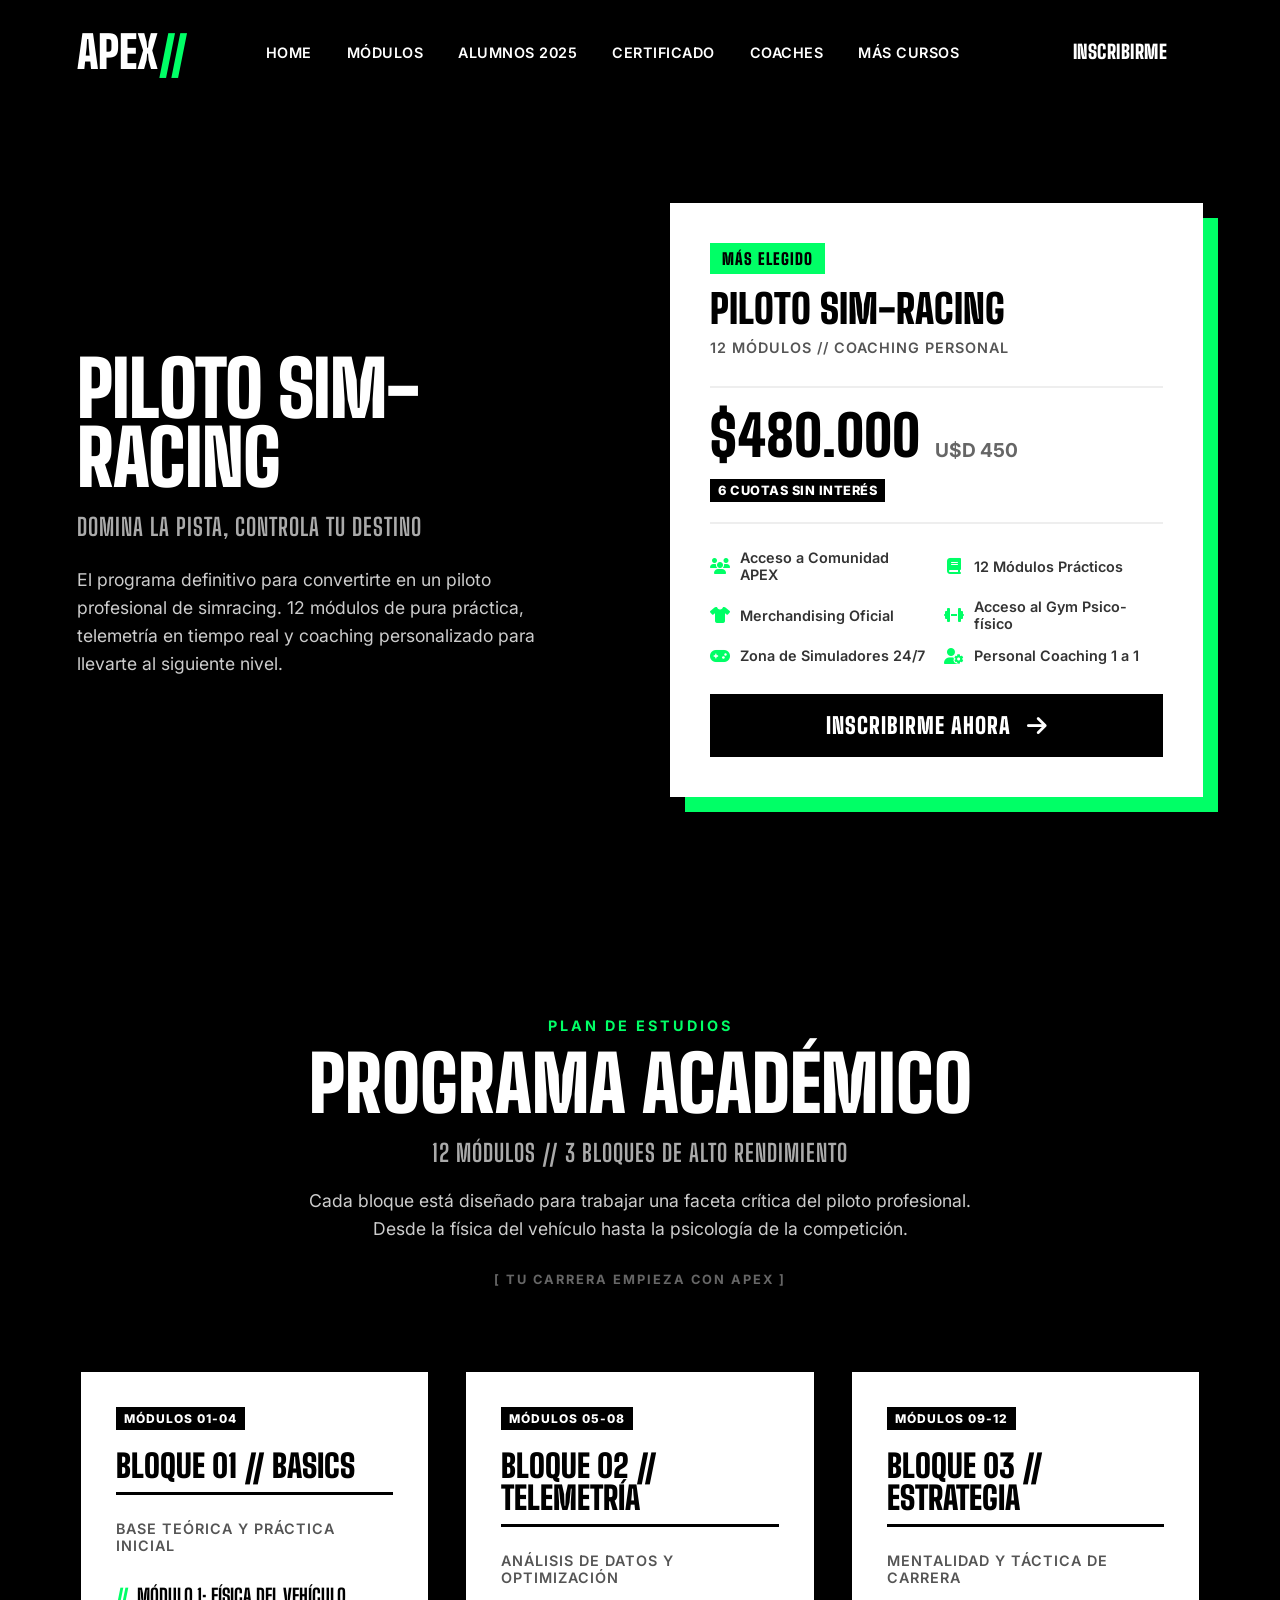
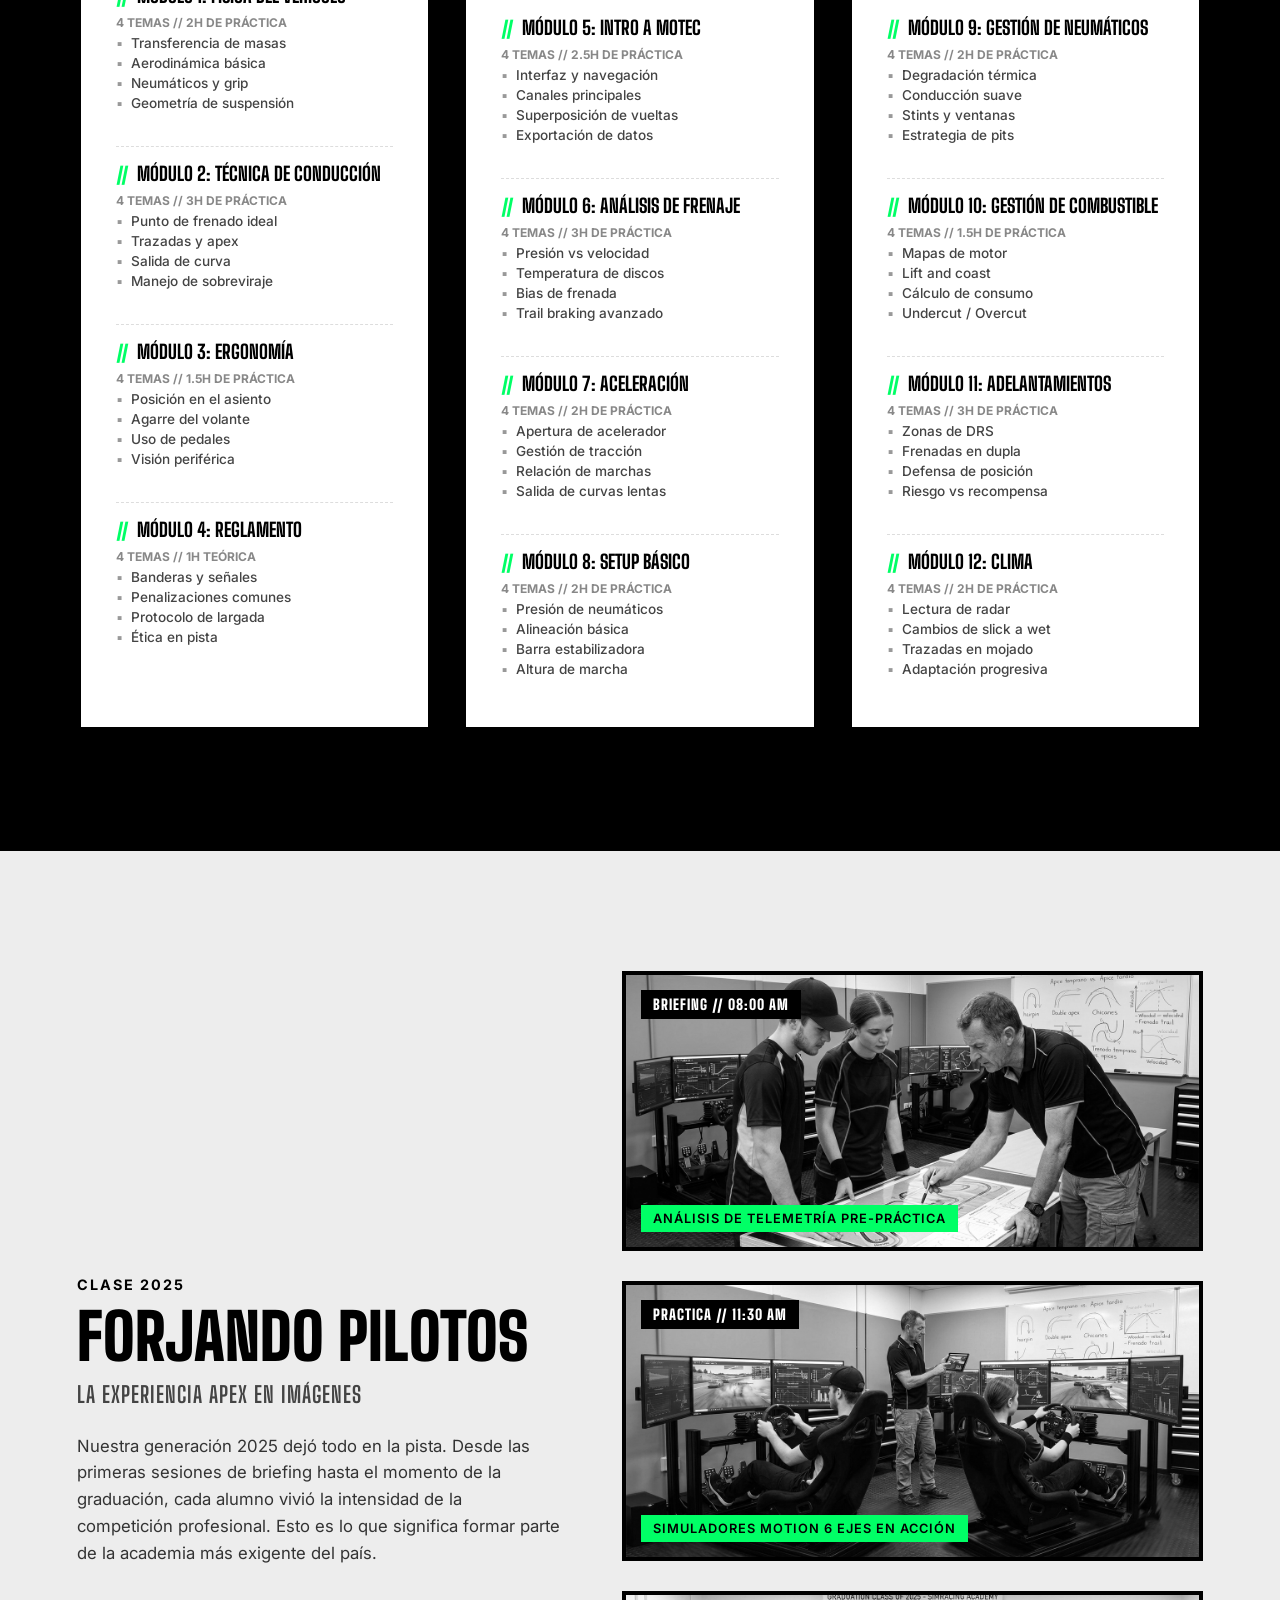
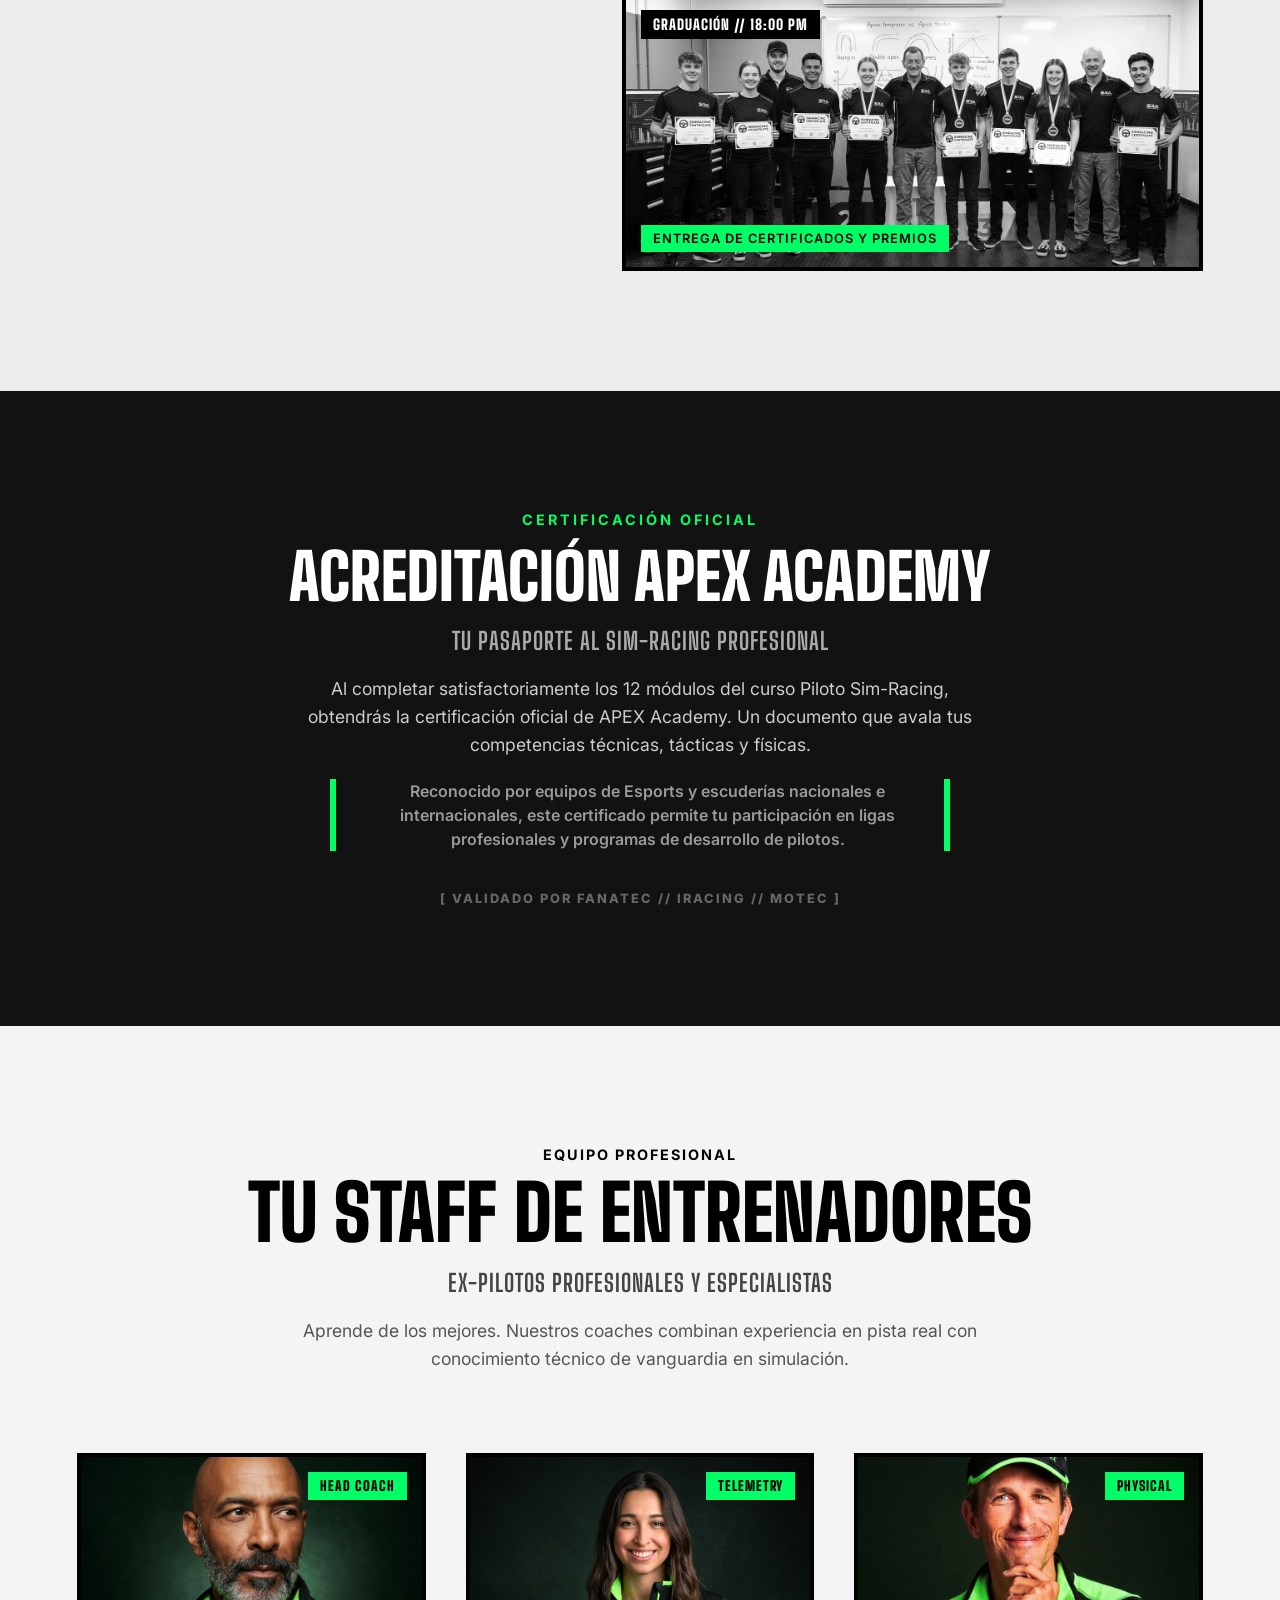
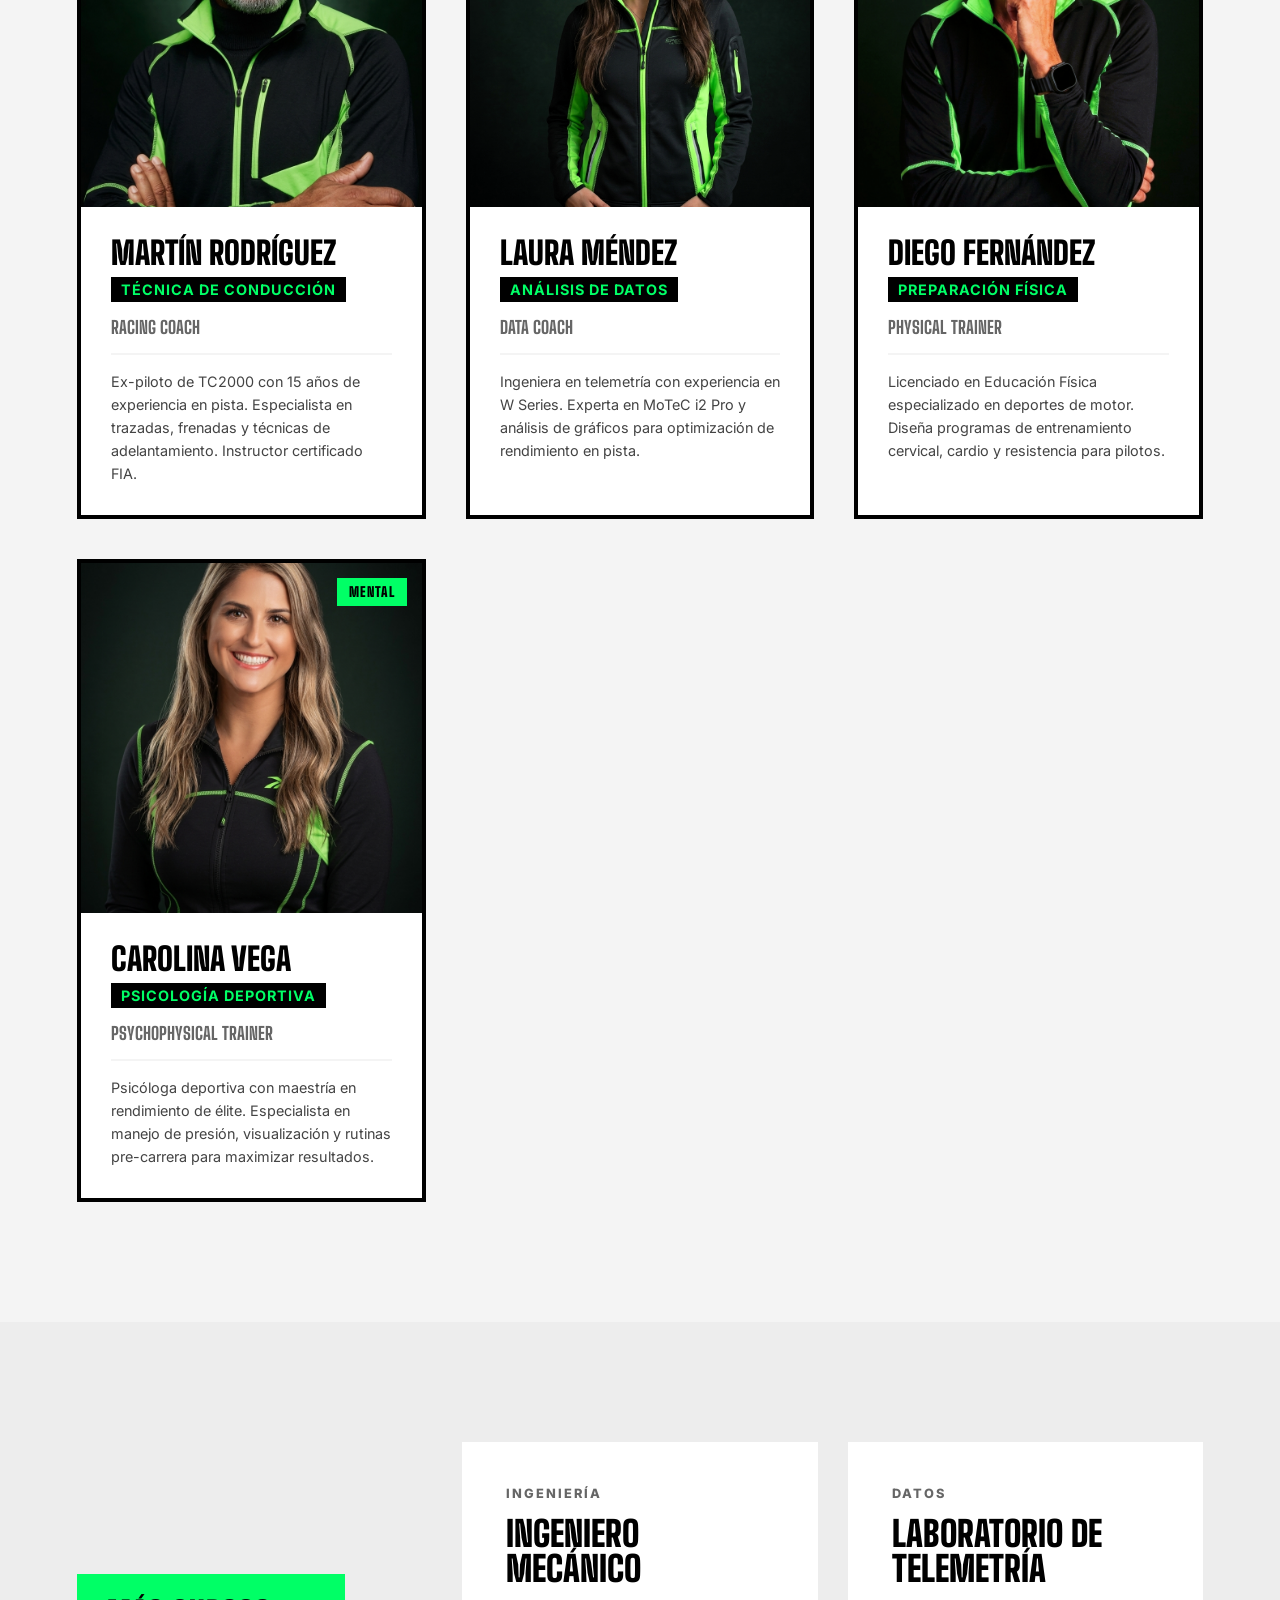
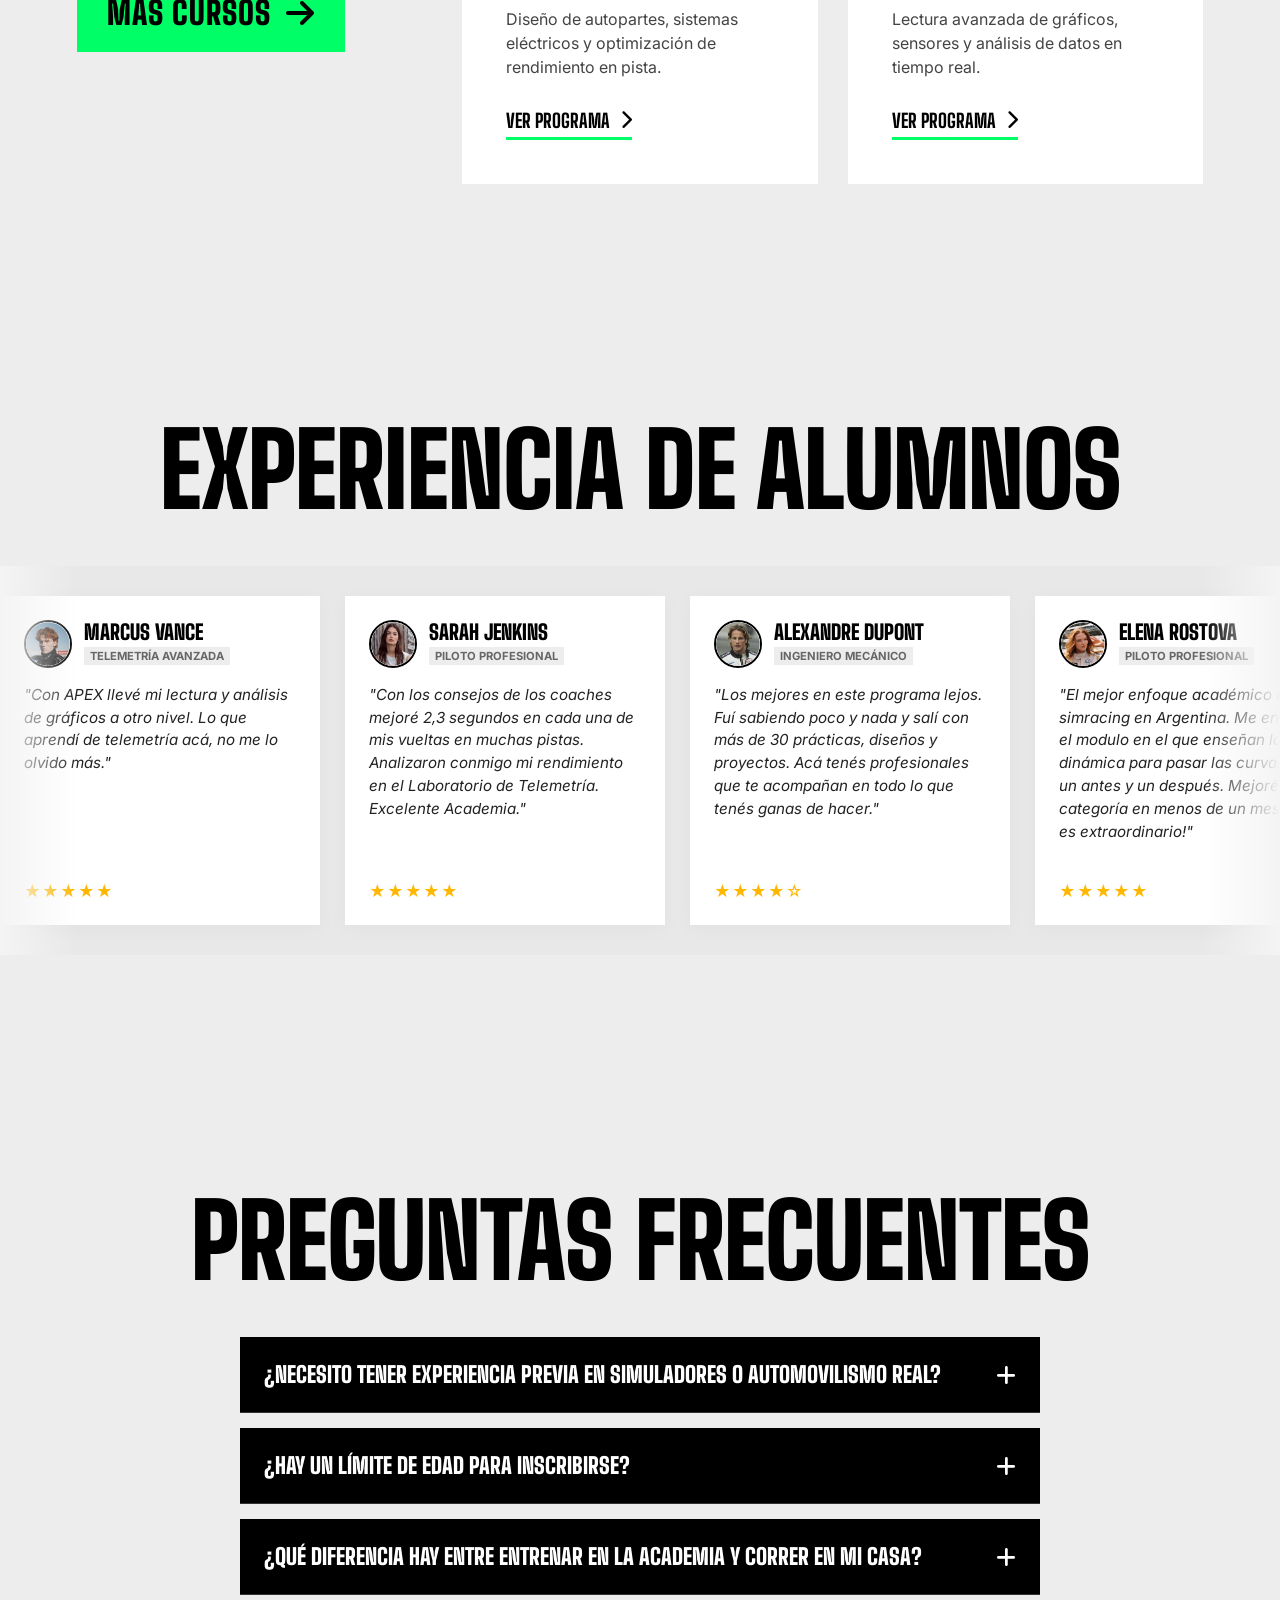
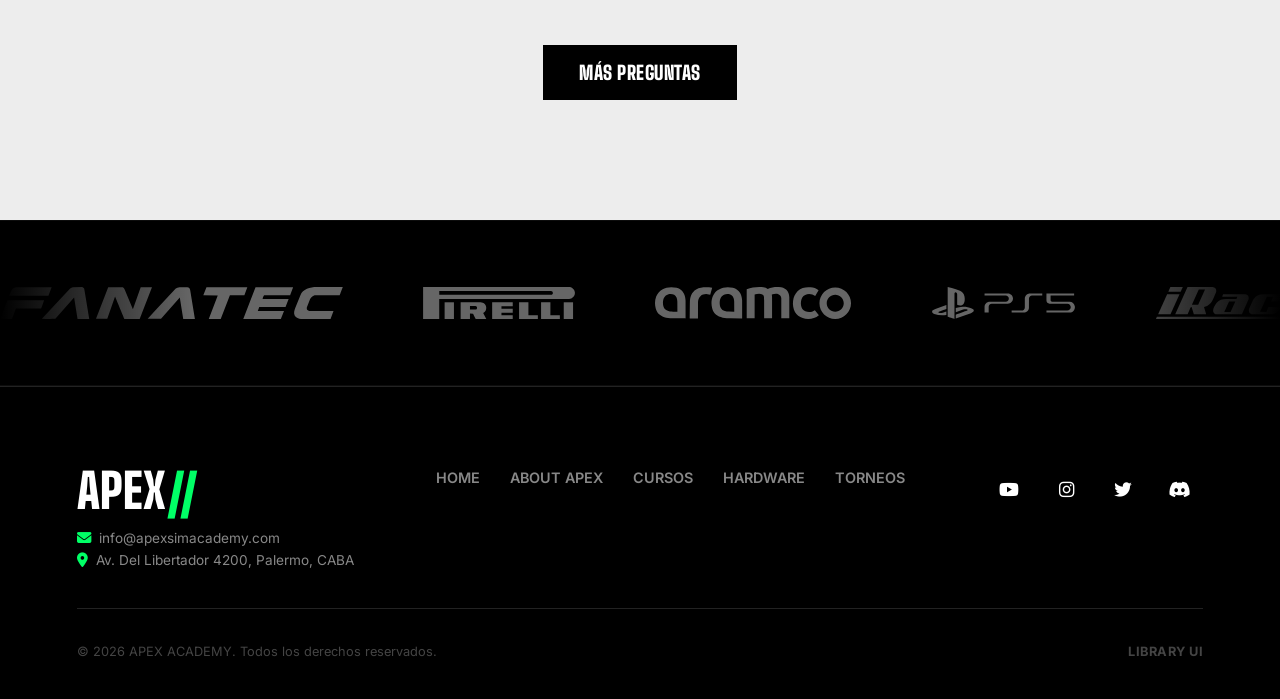
<file: curso.html>
<!DOCTYPE html>
<html lang="es">
<head>
    <meta charset="UTF-8">
    <meta name="viewport" content="width=device-width, initial-scale=1.0">
    <title>APEX // Piloto Sim-Racing Course</title>
    <link rel="stylesheet" href="style.css">
    <link rel="stylesheet" href="https://cdnjs.cloudflare.com/ajax/libs/font-awesome/6.4.0/css/all.min.css">
    <link href="https://fonts.googleapis.com/css2?family=Big+Shoulders+Display:wght@400;700;800;900&family=Inter:wght@300;400;500;600;700;800&display=swap" rel="stylesheet">
</head>
<body>

<!-- =========================================
     NAVBAR (Código intacto de anotaciones.txt)
     ========================================= -->
<nav class="navbar">
    <div class="nav-logo">APEX<span>//</span></div>
    <ul class="nav-links">
        <li><a href="index.html">Home</a></li>
        <li><a href="#Módulos">Módulos</a></li>
        <li><a href="#Alumnos 2025">Alumnos 2025</a></li>
        <li><a href="#Certificado">Certificado</a></li>
        <li><a href="#Coaches">Coaches</a></li>
        <li><a href="#Más Cursos">Más Cursos</a></li>
    </ul>
    <a href="#courses" class="btn-unified">INSCRIBIRME</a>
    <div class="menu-toggle"><i class="fas fa-bars"></i></div>
</nav>

<!-- =========================================
     NUEVAS SECCIONES (index.html)
     ========================================= -->

<!-- SECTION 1: HERO DE DETALLE -->
<section class="idx-hero-section">
    <div class="idx-hero-container">
        <div class="idx-hero-col-1">
            <span class="idx-eyebrow">CURSO ESTRELLA // 2026</span>
            <h1 class="idx-hero-title">PILOTO SIM-RACING</h1>
            <h2 class="idx-hero-subtitle">DOMINA LA PISTA, CONTROLA TU DESTINO</h2>
            <p class="idx-hero-paragraph">El programa definitivo para convertirte en un piloto profesional de simracing. 12 módulos de pura práctica, telemetría en tiempo real y coaching personalizado para llevarte al siguiente nivel.</p>
        </div>
        <div class="idx-hero-col-2">
            <div class="idx-price-card">
                <div class="idx-card-header">
                    <span class="idx-card-tag">MÁS ELEGIDO</span>
                    <h3 class="idx-card-title">PILOTO SIM-RACING</h3>
                    <p class="idx-card-sub">12 Módulos // Coaching Personal</p>
                </div>
                <div class="idx-price-block">
                    <span class="idx-price-main">$480.000</span>
                    <span class="idx-price-usd">U$D 450</span>
                    <div class="idx-installments">6 CUOTAS SIN INTERÉS</div>
                </div>
                <ul class="idx-features-list">
                    <li class="idx-feature-item"><i class="fas fa-users"></i> Acceso a Comunidad APEX</li>
                    <li class="idx-feature-item"><i class="fas fa-book"></i> 12 Módulos Prácticos</li>
                    <li class="idx-feature-item"><i class="fas fa-tshirt"></i> Merchandising Oficial</li>
                    <li class="idx-feature-item"><i class="fas fa-dumbbell"></i> Acceso al Gym Psico-físico</li>
                    <li class="idx-feature-item"><i class="fas fa-gamepad"></i> Zona de Simuladores 24/7</li>
                    <li class="idx-feature-item"><i class="fas fa-user-cog"></i> Personal Coaching 1 a 1</li>
                </ul>
                <a href="#" class="idx-cta-btn">INSCRIBIRME AHORA <i class="fas fa-arrow-right"></i></a>
            </div>
        </div>
    </div>
</section>

<!-- SECTION 2: MODULOS DEL CURSO -->
<section class="idx-modules-section">
    <div class="idx-modules-header">
        <span class="idx-sec-lvl-1">PLAN DE ESTUDIOS</span>
        <h2 class="idx-sec-lvl-2">PROGRAMA ACADÉMICO</h2>
        <h3 class="idx-sec-lvl-3">12 MÓDULOS // 3 BLOQUES DE ALTO RENDIMIENTO</h3>
        <p class="idx-sec-lvl-4">Cada bloque está diseñado para trabajar una faceta crítica del piloto profesional. Desde la física del vehículo hasta la psicología de la competición.</p>
        <span class="idx-sec-lvl-5">[ TU CARRERA EMPIEZA CON APEX ]</span>
    </div>

    <div class="idx-modules-grid">
        <!-- CARD 1 -->
        <div class="idx-module-card">
            <span class="idx-card-lvl-5">MÓDULOS 01-04</span>
            <h4 class="idx-card-lvl-1">BLOQUE 01 // BASICS</h4>
            <p class="idx-card-lvl-2">Base teórica y práctica inicial</p>
            
            <div class="idx-module-block">
                <h5 class="idx-card-lvl-3">MÓDULO 1: FÍSICA DEL VEHÍCULO</h5>
                <p class="idx-card-lvl-6">4 Temas // 2h de práctica</p>
                <ul class="idx-card-lvl-4">
                    <li>Transferencia de masas</li>
                    <li>Aerodinámica básica</li>
                    <li>Neumáticos y grip</li>
                    <li>Geometría de suspensión</li>
                </ul>
            </div>
            <div class="idx-module-block">
                <h5 class="idx-card-lvl-3">MÓDULO 2: TÉCNICA DE CONDUCCIÓN</h5>
                <p class="idx-card-lvl-6">4 Temas // 3h de práctica</p>
                <ul class="idx-card-lvl-4">
                    <li>Punto de frenado ideal</li>
                    <li>Trazadas y apex</li>
                    <li>Salida de curva</li>
                    <li>Manejo de sobreviraje</li>
                </ul>
            </div>
            <div class="idx-module-block">
                <h5 class="idx-card-lvl-3">MÓDULO 3: ERGONOMÍA</h5>
                <p class="idx-card-lvl-6">4 Temas // 1.5h de práctica</p>
                <ul class="idx-card-lvl-4">
                    <li>Posición en el asiento</li>
                    <li>Agarre del volante</li>
                    <li>Uso de pedales</li>
                    <li>Visión periférica</li>
                </ul>
            </div>
            <div class="idx-module-block">
                <h5 class="idx-card-lvl-3">MÓDULO 4: REGLAMENTO</h5>
                <p class="idx-card-lvl-6">4 Temas // 1h teórica</p>
                <ul class="idx-card-lvl-4">
                    <li>Banderas y señales</li>
                    <li>Penalizaciones comunes</li>
                    <li>Protocolo de largada</li>
                    <li>Ética en pista</li>
                </ul>
            </div>
        </div>

        <!-- CARD 2 -->
        <div class="idx-module-card">
            <span class="idx-card-lvl-5">MÓDULOS 05-08</span>
            <h4 class="idx-card-lvl-1">BLOQUE 02 // TELEMETRÍA</h4>
            <p class="idx-card-lvl-2">Análisis de datos y optimización</p>
            
            <div class="idx-module-block">
                <h5 class="idx-card-lvl-3">MÓDULO 5: INTRO A MOTEC</h5>
                <p class="idx-card-lvl-6">4 Temas // 2.5h de práctica</p>
                <ul class="idx-card-lvl-4">
                    <li>Interfaz y navegación</li>
                    <li>Canales principales</li>
                    <li>Superposición de vueltas</li>
                    <li>Exportación de datos</li>
                </ul>
            </div>
            <div class="idx-module-block">
                <h5 class="idx-card-lvl-3">MÓDULO 6: ANÁLISIS DE FRENAJE</h5>
                <p class="idx-card-lvl-6">4 Temas // 3h de práctica</p>
                <ul class="idx-card-lvl-4">
                    <li>Presión vs velocidad</li>
                    <li>Temperatura de discos</li>
                    <li>Bias de frenada</li>
                    <li>Trail braking avanzado</li>
                </ul>
            </div>
            <div class="idx-module-block">
                <h5 class="idx-card-lvl-3">MÓDULO 7: ACELERACIÓN</h5>
                <p class="idx-card-lvl-6">4 Temas // 2h de práctica</p>
                <ul class="idx-card-lvl-4">
                    <li>Apertura de acelerador</li>
                    <li>Gestión de tracción</li>
                    <li>Relación de marchas</li>
                    <li>Salida de curvas lentas</li>
                </ul>
            </div>
            <div class="idx-module-block">
                <h5 class="idx-card-lvl-3">MÓDULO 8: SETUP BÁSICO</h5>
                <p class="idx-card-lvl-6">4 Temas // 2h de práctica</p>
                <ul class="idx-card-lvl-4">
                    <li>Presión de neumáticos</li>
                    <li>Alineación básica</li>
                    <li>Barra estabilizadora</li>
                    <li>Altura de marcha</li>
                </ul>
            </div>
        </div>

        <!-- CARD 3 -->
        <div class="idx-module-card">
            <span class="idx-card-lvl-5">MÓDULOS 09-12</span>
            <h4 class="idx-card-lvl-1">BLOQUE 03 // ESTRATEGIA</h4>
            <p class="idx-card-lvl-2">Mentalidad y táctica de carrera</p>
            
            <div class="idx-module-block">
                <h5 class="idx-card-lvl-3">MÓDULO 9: GESTIÓN DE NEUMÁTICOS</h5>
                <p class="idx-card-lvl-6">4 Temas // 2h de práctica</p>
                <ul class="idx-card-lvl-4">
                    <li>Degradación térmica</li>
                    <li>Conducción suave</li>
                    <li>Stints y ventanas</li>
                    <li>Estrategia de pits</li>
                </ul>
            </div>
            <div class="idx-module-block">
                <h5 class="idx-card-lvl-3">MÓDULO 10: GESTIÓN DE COMBUSTIBLE</h5>
                <p class="idx-card-lvl-6">4 Temas // 1.5h de práctica</p>
                <ul class="idx-card-lvl-4">
                    <li>Mapas de motor</li>
                    <li>Lift and coast</li>
                    <li>Cálculo de consumo</li>
                    <li>Undercut / Overcut</li>
                </ul>
            </div>
            <div class="idx-module-block">
                <h5 class="idx-card-lvl-3">MÓDULO 11: ADELANTAMIENTOS</h5>
                <p class="idx-card-lvl-6">4 Temas // 3h de práctica</p>
                <ul class="idx-card-lvl-4">
                    <li>Zonas de DRS</li>
                    <li>Frenadas en dupla</li>
                    <li>Defensa de posición</li>
                    <li>Riesgo vs recompensa</li>
                </ul>
            </div>
            <div class="idx-module-block">
                <h5 class="idx-card-lvl-3">MÓDULO 12: CLIMA</h5>
                <p class="idx-card-lvl-6">4 Temas // 2h de práctica</p>
                <ul class="idx-card-lvl-4">
                    <li>Lectura de radar</li>
                    <li>Cambios de slick a wet</li>
                    <li>Trazadas en mojado</li>
                    <li>Adaptación progresiva</li>
                </ul>
            </div>
        </div>
</section>

<!-- SECTION 3: ALUMNOS 2025 -->
<section class="idx-alumni-section">
    <div class="idx-alumni-grid">
        <div class="idx-alumni-col-1">
            <span class="idx-eyebrow">CLASE 2025</span>
            <h2 class="idx-alumni-title">FORJANDO PILOTOS</h2>
            <h3 class="idx-alumni-subtitle">LA EXPERIENCIA APEX EN IMÁGENES</h3>
            <p class="idx-alumni-paragraph">Nuestra generación 2025 dejó todo en la pista. Desde las primeras sesiones de briefing hasta el momento de la graduación, cada alumno vivió la intensidad de la competición profesional. Esto es lo que significa formar parte de la academia más exigente del país.</p>
        </div>
        <div class="idx-alumni-col-2">
            <div class="idx-alumni-images">
                <div class="idx-img-wrapper">
                    <div class="idx-img-overlay-top">BRIEFING // 08:00 AM</div>
                    <img src="assets/firstpic.png" alt="Briefing 2025">
                    <div class="idx-img-overlay-bottom">Análisis de telemetría pre-práctica</div>
                </div>
                <div class="idx-img-wrapper">
                    <div class="idx-img-overlay-top">PRACTICA // 11:30 AM</div>
                    <img src="assets/secondpic.png" alt="Práctica 2025">
                    <div class="idx-img-overlay-bottom">Simuladores Motion 6 ejes en acción</div>
                </div>
                <div class="idx-img-wrapper">
                    <div class="idx-img-overlay-top">GRADUACIÓN // 18:00 PM</div>
                    <img src="assets/thirdpic.png" alt="Graduación 2025">
                    <div class="idx-img-overlay-bottom">Entrega de certificados y premios</div>
                </div>
            </div>
        </div>
    </div>
</section>

<!-- SECTION 4: ACCREDITATION -->
<section class="idx-accreditation-section">
    <div class="idx-acc-container">
        <span class="idx-acc-lvl-1">CERTIFICACIÓN OFICIAL</span>
        <h2 class="idx-acc-lvl-2">ACREDITACIÓN APEX ACADEMY</h2>
        <h3 class="idx-acc-lvl-3">TU PASAPORTE AL SIM-RACING PROFESIONAL</h3>
        <p class="idx-acc-lvl-4">Al completar satisfactoriamente los 12 módulos del curso Piloto Sim-Racing, obtendrás la certificación oficial de APEX Academy. Un documento que avala tus competencias técnicas, tácticas y físicas.</p>
        <p class="idx-acc-lvl-5">Reconocido por equipos de Esports y escuderías nacionales e internacionales, este certificado permite tu participación en ligas profesionales y programas de desarrollo de pilotos.</p>
        <span class="idx-acc-lvl-6">[ VALIDADO POR FANATEC // IRACING // MOTEC ]</span>
    </div>
</section>

<!-- SECTION 5: COACHES TEAM -->
<section class="idx-coaches-section">
    <div class="idx-coaches-header">
        <span class="idx-eyebrow">EQUIPO PROFESIONAL</span>
        <h2 class="idx-coaches-title">TU STAFF DE ENTRENADORES</h2>
        <h3 class="idx-coaches-subtitle">EX-PILOTOS PROFESIONALES Y ESPECIALISTAS</h3>
        <p class="idx-coaches-paragraph">Aprende de los mejores. Nuestros coaches combinan experiencia en pista real con conocimiento técnico de vanguardia en simulación.</p>
    </div>
    
    <div class="idx-coaches-grid">
        <!-- COACH 1 -->
        <div class="idx-coach-card">
            <div class="idx-coach-image-wrapper">
                <img src="assets/coach_1.png" alt="Martín Rodríguez" class="idx-coach-image">
                <span class="idx-coach-role-badge">HEAD COACH</span>
            </div>
            <div class="idx-coach-info">
                <h4 class="idx-coach-name">Martín Rodríguez</h4>
                <span class="idx-coach-specialty">Técnica de Conducción</span>
                <p class="idx-coach-role">Racing Coach</p>
                <p class="idx-coach-bio">Ex-piloto de TC2000 con 15 años de experiencia en pista. Especialista en trazadas, frenadas y técnicas de adelantamiento. Instructor certificado FIA.</p>
            </div>
        </div>

        <!-- COACH 2 -->
        <div class="idx-coach-card">
            <div class="idx-coach-image-wrapper">
                <img src="assets/coach_2.png" alt="Laura Méndez" class="idx-coach-image">
                <span class="idx-coach-role-badge">TELEMETRY</span>
            </div>
            <div class="idx-coach-info">
                <h4 class="idx-coach-name">Laura Méndez</h4>
                <span class="idx-coach-specialty">Análisis de Datos</span>
                <p class="idx-coach-role">Data Coach</p>
                <p class="idx-coach-bio">Ingeniera en telemetría con experiencia en W Series. Experta en MoTeC i2 Pro y análisis de gráficos para optimización de rendimiento en pista.</p>
            </div>
        </div>

        <!-- COACH 3 -->
        <div class="idx-coach-card">
            <div class="idx-coach-image-wrapper">
                <img src="assets/coach_3.png" alt="Diego Fernández" class="idx-coach-image">
                <span class="idx-coach-role-badge">PHYSICAL</span>
            </div>
            <div class="idx-coach-info">
                <h4 class="idx-coach-name">Diego Fernández</h4>
                <span class="idx-coach-specialty">Preparación Física</span>
                <p class="idx-coach-role">Physical Trainer</p>
                <p class="idx-coach-bio">Licenciado en Educación Física especializado en deportes de motor. Diseña programas de entrenamiento cervical, cardio y resistencia para pilotos.</p>
            </div>
        </div>

        <!-- COACH 4 -->
        <div class="idx-coach-card">
            <div class="idx-coach-image-wrapper">
                <img src="assets/coach_4.png" alt="Carolina Vega" class="idx-coach-image">
                <span class="idx-coach-role-badge">MENTAL</span>
            </div>
            <div class="idx-coach-info">
                <h4 class="idx-coach-name">Carolina Vega</h4>
                <span class="idx-coach-specialty">Psicología Deportiva</span>
                <p class="idx-coach-role">Psychophysical Trainer</p>
                <p class="idx-coach-bio">Psicóloga deportiva con maestría en rendimiento de élite. Especialista en manejo de presión, visualización y rutinas pre-carrera para maximizar resultados.</p>
            </div>
        </div>
    </div>
</section>

<!-- SECTION 6: OTHER COURSES -->
<section class="idx-other-section">
    <div class="idx-other-grid">
        <div class="idx-other-col-cta">
            <a href="#" class="idx-other-cta-btn">MÁS CURSOS <i class="fas fa-arrow-right"></i></a>
       </div>
        <div class="idx-other-card">
            <span class="idx-other-tag">INGENIERÍA</span>
            <h4 class="idx-other-title">INGENIERO MECÁNICO</h4>
            <p class="idx-other-text">Diseño de autopartes, sistemas eléctricos y optimización de rendimiento en pista.</p>
            <a href="#" class="idx-other-link">VER PROGRAMA <i class="fas fa-chevron-right"></i></a>
        </div>
        <div class="idx-other-card">
            <span class="idx-other-tag">DATOS</span>
            <h4 class="idx-other-title">LABORATORIO DE TELEMETRÍA</h4>
            <p class="idx-other-text">Lectura avanzada de gráficos, sensores y análisis de datos en tiempo real.</p>
            <a href="#" class="idx-other-link">VER PROGRAMA <i class="fas fa-chevron-right"></i></a>
        </div>
    </div>
</section>

<!-- =========================================
     REVIEW (Código intacto de anotaciones.txt)
     ========================================= -->
<section class="section reviews-section reveal">
    <h2 class="title-massive text-white text-center">EXPERIENCIA DE ALUMNOS</h2>
    <div class="reviews-marquee-container">
        <div class="marquee-inner-track" id="review-marquee">
            <div class="reviews__list">
                <div class="review-card">
                    <div class="user-meta">
                        <img src="assets/user-1.jpg" alt="Marcus Vance">
                        <div>
                            <h4>Marcus Vance</h4>
                            <span class="course-taken">Telemetría Avanzada</span>
                        </div>
                    </div>
                    <p class="paragraph review-text">"Con APEX llevé mi lectura y análisis de gráficos a otro nivel. Lo que aprendí de telemetría acá, no me lo olvido más."</p>
                    <div class="stars">★★★★★</div>
                </div>
                <div class="review-card">
                    <div class="user-meta">
                        <img src="assets/user-2.jpg" alt="Sarah Jenkins">
                        <div>
                            <h4>Sarah Jenkins</h4>
                            <span class="course-taken">Piloto Profesional</span>
                        </div>
                    </div>
                    <p class="paragraph review-text">"Con los consejos de los coaches mejoré 2,3 segundos en cada una de mis vueltas en muchas pistas. Analizaron conmigo mi rendimiento en el Laboratorio de Telemetría. Excelente Academia."</p>
                    <div class="stars">★★★★★</div>
                </div>
                <div class="review-card">
                    <div class="user-meta">
                        <img src="assets/user-3.jpg" alt="Alexandre Dupont">
                        <div>
                            <h4>Alexandre Dupont</h4>
                            <span class="course-taken">Ingeniero Mecánico</span>
                        </div>
                    </div>
                    <p class="paragraph review-text">"Los mejores en este programa lejos. Fuí sabiendo poco y nada y salí con más de 30 prácticas, diseños y proyectos. Acá tenés profesionales que te acompañan en todo lo que tenés ganas de hacer."</p>
                    <div class="stars">★★★★☆</div>
                </div>
                <div class="review-card">
                    <div class="user-meta">
                        <img src="assets/user-4.jpg" alt="Elena Rostova">
                        <div>
                            <h4>Elena Rostova</h4>
                            <span class="course-taken">Piloto Profesional</span>
                        </div>
                    </div>
                    <p class="paragraph review-text">"El mejor enfoque académico de simracing en Argentina. Me encantó el modulo en el que enseñan la dinámica para pasar las curvas, es un antes y un después. Mejoré de categoría en menos de un mes. APEX es extraordinario!"</p>
                    <div class="stars">★★★★★</div>
                </div>
            </div>
            <div class="reviews__list" aria-hidden="true">
                <div class="review-card">
                    <div class="user-meta">
                        <img src="assets/user-1.jpg" alt="">
                        <div>
                            <h4>Marcus Vance</h4>
                            <span class="course-taken">Telemetría Avanzada</span>
                        </div>
                    </div>
                    <p class="paragraph review-text">"Tienen un programa excelente y evaluamos el rendimiento de los pilotos de APEX. Así los relevamientos son 100% reales y les sirve tanto a ellos como a nosotros para seguir mejorando y aprendiendo. #SOMOSAPEX2026"</p>
                    <div class="stars">★★★★★</div>
                </div>
                <div class="review-card">
                    <div class="user-meta">
                        <img src="assets/user-2.jpg" alt="">
                        <div>
                            <h4>Sarah Jenkins</h4>
                            <span class="course-taken">Piloto Profesional</span>
                        </div>
                    </div>
                    <p class="paragraph review-text">"No pensé que podía mejorar y mucho menos competir en los Torneos Nacionales de Simracing. Con APEX lo logré y llegué a participar y al segundo lugar en mi categoria! Hice amigos y contactos, terminé mi curso y me voy con muchos recuerdos de la academia."</p>
                    <div class="stars">★★★★★</div>
                </div>
                <div class="review-card">
                    <div class="user-meta">
                        <img src="assets/user-3.jpg" alt="">
                        <div>
                            <h4>Alexandre Dupont</h4>
                            <span class="course-taken">Ingeniero Mecánico</span>
                        </div>
                    </div>
                    <p class="paragraph review-text">"Aprendí a calibrar la matriz de retroalimentación de la fuerza de conducción directa, lo que salvó mi diseño de tener problemas persistentes en el layout. Gracias APEX!"</p>
                    <div class="stars">★★★★★</div>
                </div>
                <div class="review-card">
                    <div class="user-meta">
                        <img src="assets/user-4.jpg" alt="">
                        <div>
                            <h4>Elena Rostova</h4>
                            <span class="course-taken">Telemetría Avanzada</span>
                        </div>
                    </div>
                    <p class="paragraph review-text">"El análisis de curvas de amortiguamiento en tiempo real es una locura. Fue un desafío total este curso pero lo recomiendo una y mil veces."</p>
                    <div class="stars">★★★★★</div>
                </div>
            </div>
        </div>
    </div>
</section>

<!-- =========================================
     FAQ (Código intacto de anotaciones.txt)
     ========================================= -->
<section class="section faq-section reveal">
    <h2 class="title-massive text-black text-center">PREGUNTAS FRECUENTES</h2>
    <div class="faq-accordion-container">
        <div class="faq-box">
            <div class="faq-trigger">¿Necesito tener experiencia previa en simuladores o automovilismo real?<i class="fas fa-plus"></i></div>
            <div class="faq-content"><p>No, para nada. El curso está diseñado desde cero. Contamos con niveles que van desde el principiante absoluto (que nunca tocó un volante) hasta pilotos avanzados que buscan pulir centésimas en pista. Nos adaptamos a tu nivel actual.</p></div>
        </div>
        <div class="faq-box">
            <div class="faq-trigger">¿Hay un límite de edad para inscribirse?<i class="fas fa-plus"></i></div>
            <div class="faq-content"><p>El curso está abierto a apasionados de los motores de todas las edades (generalmente a partir de los 12 o 14 años, por una cuestión de la altura mínima para alcanzar los pedales de los simuladores profesionales). Si tenés dudas con los más chicos, te invitamos a una prueba de juego antes de inscribirte.</p></div>
        </div>
        <div class="faq-box">
            <div class="faq-trigger">¿Qué diferencia hay entre entrenar en la academia y correr en mi casa?<i class="fas fa-plus"></i></div>
            <div class="faq-content"><p>En la academia contás con hardware profesional de gama alta (volantes Direct Drive, pedaleras con celda de carga y estructuras rígidas) que transmiten sensaciones idénticas a un auto real. Pero lo más importante es el coaching en vivo: un instructor analiza tu telemetría, corrige tus vicios de manejo al instante y te enseña técnicas de carrera que tardarías meses en descubrir solo.</p></div>
        </div>
        <div class="faq-box extra-faq">
            <div class="faq-trigger">¿Qué simuladores y software se utilizan durante las clases?<i class="fas fa-plus"></i></div>
            <div class="faq-content"><p>Trabajamos con las plataformas líderes de la industria y la competición oficial, principalmente iRacing y Assetto Corsa Competizione. Esto te garantiza las físicas más realistas del mercado y circuitos escaneados por láser con precisión milimétrica.</p></div>
        </div>
        <div class="faq-box extra-faq">
            <div class="faq-trigger">¿Cómo es la dinámica de una clase presencial?<i class="fas fa-plus"></i></div>
            <div class="faq-content"><p>Cada clase de 90 minutos se divide en tres partes:

Teoría (20 min): Aprendizaje de conceptos (trazadas, transferencia de pesos, gestión de frenado).

Práctica en pista (50 min): Entrenamientos en el simulador con asistencia del coach.

Análisis y Debriefing (20 min): Revisión de telemetría y tiempos para fijar objetivos.</p></div>
        </div>
        <div class="faq-box extra-faq">
            <div class="faq-trigger">¿Tienen ligas o campeonatos internos para los alumnos?<i class="fas fa-plus"></i></div>
            <div class="faq-content"><p>¡Sí! Al formar parte de la academia, pasás a integrar nuestra comunidad. Organizamos campeonatos internos exclusivos para alumnos y exalumnos, divididos por categorías, para que puedas aplicar todo lo aprendido en un entorno competitivo, sano y muy divertido.</p></div>
        </div>
    </div>
    <div class="text-center margin-top">
        <button id="btn-load-faq" class="btn-unified">MÁS PREGUNTAS</button>
    </div>
</section>

<!-- =========================================
     SPONSOR (Código intacto de anotaciones.txt)
     ========================================= -->
<section class="section brands-section reveal">
    <div class="brands__viewport">
        <div class="brands__track">
            <ul class="brands__list">
                <li class="brands__item"><img class="brands__logo" src="assets/fanatec.svg" alt="fanatec"></li>
                <li class="brands__item"><img class="brands__logo" src="assets/pirelli.svg" alt="pirelli"></li>
                <li class="brands__item"><img class="brands__logo" src="assets/aramco.svg" alt="aramco"></li>
                <li class="brands__item"><img class="brands__logo" src="assets/psfive.svg" alt="psfive"></li>
                <li class="brands__item"><img class="brands__logo" src="assets/iracing.svg" alt="iracing"></li>
                <li class="brands__item"><img class="brands__logo" src="assets/moza.svg" alt="moza"></li>
                <li class="brands__item"><img class="brands__logo brands__logo--square" src="assets/aws.svg" alt="aws"></li>
                <li class="brands__item"><img class="brands__logo" src="assets/logitech.svg" alt="logitech"></li>
                <li class="brands__item"><img class="brands__logo" src="assets/dolby.svg" alt="dolby"></li>
            </ul>
            <ul class="brands__list" aria-hidden="true">
                <li class="brands__item"><img class="brands__logo" src="assets/fanatec.svg" alt=""></li>
                <li class="brands__item"><img class="brands__logo" src="assets/pirelli.svg" alt=""></li>
                <li class="brands__item"><img class="brands__logo brands__logo--square" src="assets/aramco.svg" alt=""></li>
                <li class="brands__item"><img class="brands__logo" src="assets/psfive.svg" alt=""></li>
                <li class="brands__item"><img class="brands__logo" src="assets/iracing.svg" alt=""></li>
                <li class="brands__item"><img class="brands__logo" src="assets/moza.svg" alt=""></li>
                <li class="brands__item"><img class="brands__logo" src="assets/aws.svg" alt=""></li>
                <li class="brands__item"><img class="brands__logo" src="assets/logitech.svg" alt=""></li>
                <li class="brands__item"><img class="brands__logo" src="assets/dolby.svg" alt=""></li>
            </ul>
        </div>
    </div>
</section>

<!-- =========================================
     FOOTER (Código intacto de anotaciones.txt)
     ========================================= -->
<footer class="footer-root">
    <div class="footer-wrapper">
        <div class="footer-brand-block">
            <div class="footer-logo">APEX<span>//</span></div>
            <div class="footer-contact-info">
                <p class="contact-item"><i class="fas fa-envelope"></i> info@apexsimacademy.com</p>
                <p class="contact-item"><i class="fas fa-map-marker-alt"></i> Av. Del Libertador 4200, Palermo, CABA</p>
            </div>
        </div>
        <ul class="footer-links">
            <li><a href="#home">Home</a></li>
            <li><a href="#about">About APEX</a></li>
            <li><a href="#courses">Cursos</a></li>
            <li><a href="#equipment">Hardware</a></li>
            <li><a href="#tournaments">Torneos</a></li>
        </ul>
        <div class="footer-socials">
            <a href="#" class="btn-unified social-ico"><i class="fab fa-youtube"></i></a>
            <a href="#" class="btn-unified social-ico"><i class="fab fa-instagram"></i></a>
            <a href="#" class="btn-unified social-ico"><i class="fab fa-twitter"></i></a>
            <a href="#" class="btn-unified social-ico"><i class="fab fa-discord"></i></a>
        </div>
    </div>
    <div class="footer-legal">
        <p class="legal-copy">&copy; 2026 APEX ACADEMY. Todos los derechos reservados.</p>
         <a href="libraryui.html" class="legal-link">LIBRARY UI</a>
    </div>
</footer>

<script src="script.js"></script>
</body>
</html>
</file>
<file: style.css>
/* --- MODERN DIGITAL BRUTALISM ENGINE (NO THICK BORDERS / CLEAN TYPOGRAPHY) --- */
:root {
    --bg-black: #000000;
    --bg-white: #ffffff;
    --bg-light-grey: #f4f4f4;
    --bg-dark-grey: #121212;
    --color-neon: #00ff66;
    --dim-neon: #00ff6622;
    --cream-grey: #ededed;
}

* {
    margin: 0;
    padding: 0;
    box-sizing: border-box;
    scroll-behavior: smooth;
}

body {
    font-family: 'Inter', sans-serif;
    background-color: var(--bg-black);
    color: var(--bg-white);
    overflow-x: hidden;
    -webkit-font-smoothing: antialiased;
}

/* --- THE UNIFIED SYSTEM STYLE FOR BUTTONS AND LINKS --- */
/* Regla estricta: Negro por defecto, Verde Neón puro al pasar el mouse. Sin bordes retros antiguos. */
.btn-unified {
    display: inline-block;
    padding: 18px 38px;
    font-family: 'Big Shoulders Display', sans-serif;
    font-size: 2rem;
    font-weight: 900;
    text-transform: uppercase;
    letter-spacing: 0.5px;
    color: var(--bg-white);
    background-color: var(--bg-black);
    border: none;
    cursor: pointer;
    text-decoration: none;
    transition: background-color 0.15s ease, color 0.15s ease;
    text-align: center;
}

.btn-unified:hover {
    background-color: var(--color-neon) !important;
    color: var(--bg-black) !important;
}

.btn-secondary {
     display: inline-block;
    padding: 16px 36px;
    font-family: 'Big Shoulders Display', sans-serif;
    font-size: 1.2rem;
    font-weight: 900;
    text-transform: uppercase;
    letter-spacing: 0.5px;
    color: var(--bg-white);
    background-color: #3e3e3e;
    border: none;
    cursor: pointer;
    text-decoration: none;
    transition: background-color 0.15s ease, color 0.15s ease;
    text-align: center;
}
.btn-secondary:hover {
    background-color: var(--color-neon) !important;
    color: var(--bg-black) !important;
}

/* --- 4 LEVELS OF LECTURE ENGINE --- */
/* Nivel 1: Titulos masivos y ultra anchos */
.title-massive {
    font-family: 'Big Shoulders Display', sans-serif;
    font-size: clamp(3.5rem, 8vw, 7.5rem);
    font-weight: 900;
    text-transform: uppercase;
    line-height: 0.85;
    letter-spacing: -1px;
    margin-bottom: 24px;
}

/* Nivel 2: Subtitulos en Big Shoulders compactos */
.subtitle {
    font-family: 'Big Shoulders Display', sans-serif;
    font-size: 1.8rem;
    font-weight: 800;
    letter-spacing: 1.5px;
    text-transform: uppercase;
    margin-bottom: 20px;
}

/* Nivel 3: Parrafos en Sans-Serif limpio para pantallas */
.paragraph {
    font-family: 'Inter', sans-serif;
    font-size: 1.05rem;
    line-height: 1.6;
    font-weight: 400;
    color: inherit;
}

/* Nivel 4: Precios, botones y tags complementarios */
.price-tag {
    font-family: 'Big Shoulders Display', sans-serif;
    font-size: 3.5rem;
    font-weight: 900;
    line-height: 1;
    margin: 20px 0;
}

/* Modificadores de color contextuales */
.text-black { color: var(--bg-black); }
.text-white { color: var(--bg-white); }
.text-neon { color: var(--color-neon); }
.text-center { text-align: center; }
.max-width-center { max-width: 650px; margin: 0 auto; }
.margin-top { margin-top: 50px; }

/* Estructura base de secciones */
.section {
    padding: 120px 6%;
    position: relative;
    width: 100%;
}

/* --- REVEAL INTERSECTION ANIMATIONS --- */
.reveal {
    opacity: 0;
    transform: translateY(40px);
    transition: opacity 0.6s cubic-bezier(0.25, 1, 0.5, 1), transform 0.6s cubic-bezier(0.25, 1, 0.5, 1);
}
.reveal.active {
    opacity: 1;
    transform: translateY(0);
}

/* --- SECTION 0: NAVBAR --- */
.navbar {
    display: flex;
    justify-content: space-between;
    align-items: center;
    background-color: var(--bg-black);
    padding: 24px 6%;
    position: sticky;
    top: 0;
    z-index: 1000;
}

.nav-logo {
    font-family: 'Big Shoulders Display', sans-serif;
    font-size: 2.8rem;
    font-weight: 900;
    color: var(--bg-white);
}
.nav-logo span { color: var(--color-neon); }

.nav-links {
    display: flex;
    list-style: none;
    gap: 35px;
}

.nav-links a {
    color: var(--bg-white);
    text-decoration: none;
    font-weight: 600;
    text-transform: uppercase;
    font-size: 0.9rem;
    letter-spacing: 0.5px;
    transition: color 0.2s;
}
.nav-links a:hover { color: var(--color-neon); }

.menu-toggle {
    display: none;
    font-size: 1.8rem;
    cursor: pointer;
}

/* --- SECTION 1: HERO --- */
.hero-section {
    background-color: var(--bg-light-grey);
    color: var(--bg-black);
}

.hero-container {
    display: grid;
    grid-template-columns: 1.1fr 0.9fr;
    gap: 30px;
    align-items: center;
}

.hero-text .paragraph {
    margin: 30px 0;
    max-width: 550px;
    opacity: 0.85;
}

.hero-ctas {
    display: flex;
    gap: 20px;
}

.clean-hero-img {
    width: 116%;
    height: auto;
    object-fit: cover;
    margin-left: -60px;
}

/* --- SECTION 2: ABOUT US --- */
.about-section {
    background-color: var(--bg-light-grey);
    color: var(--bg-black);
}

.grid-2col {
    display: grid;
    grid-template-columns: 1fr 1fr;
    gap: 80px;
    align-items: center;
}

.about-info .paragraph {
    margin: 15px 0;
    opacity: 0.85;
}

.about-carousel-container {
    position: relative;
    height: 550px;
    width: 600px;
    overflow: hidden;
    background-color: var(--bg-black);
}

.carousel-slide-wrapper {
    position: relative;
    width: 100%;
    height: 100%;
}

.carousel-img {
    position: absolute;
    top: 0;
    left: 0;
    width: 100%;
    height: 100%;
    object-fit: cover;
    opacity: 0;
    z-index: 1; 
    transition: opacity 0.5s cubic-bezier(0.25, 1, 0.5, 1);
}

.carousel-img.active { 
    opacity: 1; 
    z-index: 2; 
}

.carousel-dots {
    position: absolute;
    bottom: 25px;
    left: 50%;
    transform: translateX(-50%);
    display: flex;
    gap: 12px;
    z-index: 10;
}

.dot {
    width: 10px;
    height: 10px;
    background-color: rgba(255, 255, 255, 0.3);
    border-radius: 50%;
    cursor: pointer;
    transition: background-color 0.2s;
}
.dot.active { background-color: var(--color-neon); }

/* --- SECTION 3: VALUES (Split Layout Engine) --- */
.values-section {
    padding: 0 !important; /* Eliminamos paddings externos para que la imagen toque los bordes arriba/abajo */
    background-color: var(--bg-black);
    width: 100%;
}

.values-split-grid {
    display: grid;
    grid-template-columns: 1fr 1fr; /* Dos columnas iguales */
    min-height: 10%; /* O el alto que prefieras para la sección, p.ej. 80vh o 100% */
    align-items: stretch;
}

/* Contenedor de la Imagen Izquierda */
.values-image-wrapper {
    width: 100%;
    height: 100%;
    position: relative;
    overflow: hidden;
}

.values-image-wrapper img {
    width: 100%;
    height: 100%;
    object-fit: cover; /* Fuerza a la imagen a llenar todo el espacio vertical y horizontal */
    display: block;
}

/* Contenedor del Contenido Derecho */
.values-content-wrapper {
    display: flex;
    flex-direction: column;
    justify-content: center; /* Centra el bloque de texto verticalmente respecto a la imagen */
    padding: 80px 14% 80px 6%; /* Controla el margen interno; alineando el contenido a la izquierda */
    color: var(--text-white);
}

/* Elementos Internos de Texto */
.title-m {
    font-family: 'Big Shoulders Display', sans-serif;
    font-size: clamp(2.5rem, 5vw, 4.5rem);
    font-weight: 900;
    line-height: 0.9;
    margin-bottom: 20px;
}

.text-muted {
    font-family: 'Inter', sans-serif;
    font-size: 1.05rem;
    line-height: 1.6;
    opacity: 0.7;
    margin-bottom: 10px;
}

.brutal-line {
    border: none;
    border-top: 1px solid rgba(255, 255, 255, 0.15);
    margin-bottom: 35px;
    width: 100%;
}

/* Lista de valores con tus estilos corregidos */
.values-list {
    display: flex;
    flex-direction: column;
    gap: 2.5rem;
}

.value-item {
    display: flex;
    gap: 1.5rem;
    align-items: flex-start;
}

.value-num {
    font-family: 'Big Shoulders Display', sans-serif; /* Consistencia tipográfica brutalista */
    font-size: 2rem;
    font-weight: 900;
    color: var(--color-neon); /* O tu variable var(--neon-green) */
    line-height: 1;
}

.value-text {
    font-family: 'Inter', sans-serif;
    font-size: 1.08rem;
    line-height: 1.5;
    color: var(--text-white);
}


.btn-value-section {
    display: inline-block;
    padding: 16px 36px;
    font-family: 'Big Shoulders Display', sans-serif; /* Lado B */
    font-size: 1.2rem;
    font-weight: 900;
    text-transform: uppercase;
    letter-spacing: 0.5px;
    color: var(--bg-black);
    background-color: var(--bg-white);
    border: none;
    cursor: pointer;
    text-decoration: none;
    transition: background-color 0.15s ease, color 0.15s ease;
    text-align: center;
}

.btn-value-section:hover {
    background-color: var(--color-neon);
    color: var(--bg-black);
}



/* --- SECTION 3 (6): COURSES DISPLAY (NO BORDER CARDS) --- */
/* --- MODERN DIGITAL BRUTALISM ENGINE (NO THICK BORDERS / CLEAN TYPOGRAPHY) --- */
:root {
    --bg-black: #000000;
    --bg-white: #ffffff;
    --bg-light-grey: #f4f4f4;
    --bg-dark-grey: #121212;
    --color-neon: #00ff66;
    --dim-neon: #00ff6622;
}

* {
    margin: 0;
    padding: 0;
    box-sizing: border-box;
    scroll-behavior: smooth;
}


body {
    font-family: 'Inter', sans-serif; /* Lado B */
    background-color: #121212;
    color: var(--bg-white);
    overflow-x: hidden;
    -webkit-font-smoothing: antialiased;
}

/* --- THE UNIFIED SYSTEM STYLE FOR BUTTONS AND LINKS --- */
.btn-unified {
    display: inline-block;
    padding: 16px 36px;
    font-family: 'Big Shoulders Display', sans-serif; /* Lado B */
    font-size: 1.2rem;
    font-weight: 900;
    text-transform: uppercase;
    letter-spacing: 0.5px;
    color: var(--bg-white);
    background-color: var(--bg-black);
    border: none;
    cursor: pointer;
    text-decoration: none;
    transition: background-color 0.15s ease, color 0.15s ease;
    text-align: center;
}

.btn-unified:hover {
    background-color: var(--color-neon) !important;
    color: var(--bg-black) !important;
}

/* --- 4 LEVELS OF LECTURE ENGINE --- */
.title-massive {
    font-family: 'Big Shoulders Display', sans-serif; /* Lado B */
    font-size: clamp(3.5rem, 8vw, 7.5rem);
    font-weight: 900;
    text-transform: uppercase;
    line-height: 0.9;
    letter-spacing: -1px;
    margin-bottom: 25px;
}

.paragraph { 
 font-family: 'Inter', sans-serif;
    font-size: 1.05rem;
    line-height: 1.6;
    font-weight: 400;
    color: inherit;
    
}

.section {
    padding: 120px 6%;
    position: relative;
    width: 100%;
}

.text-center { text-align: center; }
.text-white { color: var(--bg-white); }

/* --- REVEAL ANIMATIONS --- */
.reveal {
    opacity: 0;
    transform: translateY(40px);
    transition: opacity 0.6s cubic-bezier(0.25, 1, 0.5, 1), transform 0.6s cubic-bezier(0.25, 1, 0.5, 1);
}
.reveal.active {
    opacity: 1;
    transform: translateY(0);
}

/* --- GRID SYSTEM --- */
.grid-3 {
    display: grid;
    grid-template-columns: repeat(auto-fit, minmax(320px, 1fr));
    gap: 30px;
}

/* --- COURSE CARDS EXTENSION (LADO B STRICT STYLE) --- */
.course-card {
    background-color: var(--bg-white);
    color: var(--bg-black);
    display: flex;
    flex-direction: column;
    position: relative;
    border: none; /* Sin bordes anchos */
    overflow: visible;
}

.course-img-wrapper {
   position: relative;
    width: 100%;
    height: 180px; 
    overflow: hidden;
}

.course-img-wrapper img {
    width: 100%;
    height: 100%;
    object-fit: cover;
}

.course-body {
    padding: 2rem;
    display: flex;
    flex-direction: column;
    flex-grow: 1;
}

.course-title {
    font-family: 'Big Shoulders Display', sans-serif; /* Cambiado a Lado B */
    font-size: 2.2rem;
    font-weight: 900;
    margin-bottom: 1rem;
    text-transform: uppercase;
    letter-spacing: -0.5px;
}

.course-text {
    font-family: 'Inter', sans-serif;
    font-size: 0.9rem;
    color: #444444;
    margin-bottom: 1rem;
    line-height: 1.4;
}

.course-footer {
    margin-top: auto;
    display: flex;
    justify-content: space-between;
    align-items: center;
}

.course-price {
    font-family: 'Big Shoulders Display', sans-serif; /* Cambiado a Lado B */
    font-size: 2.8rem;
    font-weight: 900;
    color: var(--bg-black);
    line-height: 1;
}

/* --- FEATURED VARIATION CENTERED CARD COURSE--- */

/* Callout Tag Uniforme */
.callout-tag {
    position: absolute;
    top: 0;
    right: 0;
    background-color: var(--color-neon);
    color: var(--bg-black);
    font-family: 'Big Shoulders Display', sans-serif; /* Cambiado a Lado B */
    font-weight: 900;
    font-size: 1.5rem;
    padding: 10px 20px;
    letter-spacing: 0.05em;
    z-index: 5;
    text-transform: uppercase;
}

/* --- HIGHLIGHT FOR THE CENTERED FEATURED SIM-RACING CARD --- */
.course-card.featured {
    /* Crea un resplandor neón sutil, uniforme y elegante en el fondo */
    box-shadow: 0 0 90px rgba(0, 255, 102, 0.2);
    
    /* Opcional: si quieres que tenga un borde sutilmente resaltado en combinación */
    border: 6px solid rgba(0, 255, 102, 0.9);
    
    /* Asegura que el resplandor tenga una transición limpia si la tarjeta se mueve */
    transition: box-shadow 0.3s ease;
}

/* SISTEMA DE BULLETS BRUTALISTAS */
.course-bullets {
    list-style: none; /* Quitamos los círculos clásicos aburridos */
    padding: 0;
    margin: 0 0 1.5rem 0;
    display: flex;
    flex-direction: column;
    gap: 6px;
}

.course-bullets li {
    font-family: 'Inter', sans-serif;
    font-size: 0.85rem;
    font-weight: 700;
    color: var(--bg-black);
    text-transform: uppercase;
    display: flex;
    align-items: center;
    gap: 8px;
}

.course-bullets li::before {
    content: "★";
    color: var(--color-black);
    background-color: var(--bg-none);
    padding: 1px 2px;
    font-family: 'Big Shoulders Display', sans-serif;
    font-weight: 900;
    font-size: 0.9rem;
}

/* --- EXTENSIONES COMERCIALES PARA LAS TARJETAS (BRUTALISMO DIGITAL) --- */

/* Badge técnico de cantidad de módulos sobre la imagen */
.course-img-wrapper {
    position: relative;
}

.course-badge {
    position: absolute;
    bottom: 0;
    left: 0;
    background-color: var(--bg-black);
    color: var(--bg-white);
    font-family: 'Big Shoulders Display', sans-serif;
    font-weight: 900;
    font-size: 1.1rem;
    padding: 6px 14px;
    letter-spacing: 1px;
    z-index: 4;
}

/* Bloque estructurado de finanzas */
.course-finance-box {
   margin-top: auto; 
    margin-bottom: 1rem;
    display: flex;
    flex-direction: column;
    gap: 2px;
    border-top: 2px solid var(--bg-light-grey);
    padding-top: 1rem;
}

.course-price-container {
    display: flex;
    align-items: baseline;
    gap: 12px;
}

/* El precio ARS toma el protagonismo masivo brutalista */
.course-price-ars {
   font-family: 'Big Shoulders Display', sans-serif;
    font-size: 2.4rem; /* Un toque más compacto */
    font-weight: 900;
    color: var(--bg-black);
    line-height: 1;
}

/* Referencia USD secundaria limpia */
.course-price-usd {
    font-family: 'Inter', sans-serif;
    font-size: 1rem;
    font-weight: 700;
    color: #777777;
}

/* Texto de las cuotas */
.course-installments {
    font-family: 'Inter', sans-serif;
    font-size: 0.75rem;
    font-weight: 800;
    color: var(--color-neon);
    background-color: var(--bg-black);
    padding: 3px 6px;
    width: max-content;
    margin-top: 2px;
}

/* Ajuste del botón para que ocupe todo el ancho de la tarjeta como call-to-action de venta */
.btn-enroll {
    width: 100%;
    padding: 14px 0;
}


/* --- SECTION 4 (5): ALUMNI LEADERBOARD --- */
.alumni-section {
    background-color: var(--cream-grey);
    color: var(--bg-black);
   
}

.table-container {
    position: relative;
    margin: 50px 0 30px 0;
    overflow-x: auto;
}

.leaderboard-table {
    width: 100%;
    border-collapse: collapse;
    color: var(--bg-black);
}

.leaderboard-table th {
    background-color: var(--bg-black);
    color: var(--bg-white);
    font-family: 'Big Shoulders Display', sans-serif;
    font-size: 1.3rem;
    font-weight: 900;
    padding: 18px 20px;
    text-align: left;
}

.leaderboard-table td {
    padding: 22px 20px;
    border-bottom: 1px solid #e0e0e0;
    font-weight: 500;
}

.leaderboard-table tbody tr {
    transition: background-color 0.15s ease;
}

.leaderboard-table tbody tr:hover {
    background-color: var(--bg-light-grey);
    cursor: crosshair;
}

.alumni-hover-preview {
    position: fixed;
    width: 150px;
    height: 180px;
    background-size: cover;
    background-position: center;
    pointer-events: none;
    z-index: 1000;
    display: none;
    background-color: var(--bg-black);
}

.link-wrapper { margin-top: 25px; }

.view-more-link {
    align-self: flex-start;
    font-weight: 700;
    text-transform: uppercase;
    text-decoration: none;
    color: var(--bg-black);
    border-bottom: 2px solid var(--color-neon);
    padding-bottom: 4px;
    transition: color 0.2s, border-color 0.2s;
}

.view-more-link:hover {
    border-color: var(--bg-black);
}

/* --- SECTION 5 (4) : EQUIPMENT INTERACTIVE MAP --- */
.equip-section {
    background-color: var(--cream-grey);
    padding: 30px 60px; /* Gives the section some room to breathe */
}

/* New Grid Wrapper to manage the two columns */
.equip-grid-container {
    display: grid;
    grid-template-columns: 1fr; /* Stacked by default on mobile */
    gap: 20px;
    max-width: 1400px;
    margin: 0 auto;
    align-items: center; /* Centers items vertically */
}

/* Left side styling adjustments */
.equip-text-side {
    display: flex;
    flex-direction: column;
    justify-content: center;
}

.equip-text-side .title-massive {
    font-size: 8rem; /* Adjust this value (e.g., 2rem, 3rem) until it looks right to you */
    margin-bottom: 10px;
}

.equip-subtitle {
    font-family: 'Big Shoulders Display', sans-serif;
    font-size: 2.5rem;
    font-weight: 700;
    color: var(--bg-black);
    text-transform: uppercase;
    margin-bottom: 15px;
}

.equip-description {
    font-size: 1.05rem;
    line-height: 1.6;
    color: #333;
    margin-bottom: 25px;
}

.btn-more-equip {
    align-self: flex-start;
    font-weight: 700;
    text-transform: uppercase;
    text-decoration: none;
    color: var(--bg-black);
    border-bottom: 2px solid var(--color-neon);
    padding-bottom: 4px;
    transition: color 0.2s, border-color 0.2s;
}

.btn-more-equip:hover {
    border-color: var(--bg-black);
}

/* --- MAP WORK --- */
.map-container {
    position: relative; /* Essential to anchor absolute hotspots */
    width: 100%;
}

.map-bg {
    width: 100%;
    height: auto;
    display: block;
}

@media (min-width: 992px) {
.equip-grid-container {
grid-template-columns: 40% 60%;
}
}
.hotspot {
position: absolute;
transform: translate(-50%, -50%);
z-index: 10;
}
.hotspot-btn {
width: 36px;
height: 36px;
background-color: var(--bg-black);
color: var(--bg-white);
border: none;
font-size: 1.4rem;
font-weight: 600;
cursor: pointer;
display: flex;
align-items: center;
justify-content: center;
border-radius: 50%;
transition: transform 0.2s, background-color 0.2s;
}
.hotspot:hover .hotspot-btn {
transform: scale(1.1);
background-color: var(--color-neon);
color: var(--bg-black);
}
.hotspot-card {
position: absolute;
bottom: 45px;
left: 50%;
transform: translateX(-50%) translateY(10px);
width: 240px;
background-color: var(--bg-black);
color: var(--bg-white);
padding: 20px;
opacity: 0;
pointer-events: none;
transition: opacity 0.25s ease, transform 0.25s ease;
}
.hotspot-card h4 {
font-family: 'Big Shoulders Display', sans-serif;
font-size: 1.4rem;
font-weight: 900;
text-transform: uppercase;
margin-bottom: 6px;
color: var(--color-neon);
}
.hotspot-card p {
font-size: 0.88rem;
line-height: 1.4;
opacity: 0.8;
}
.hotspot:hover .hotspot-card {
opacity: 1;
pointer-events: auto;
transform: translateX(-50%) translateY(0);
}

/* --- THE REST OF YOUR ORIGINAL HOTSPOT STYLES CONTINUE UNCHANGED --- */
.hotspot {
    position: absolute;
    transform: translate(-50%, -50%);
    z-index: 10;
}

.hotspot-btn {
    width: 36px;
    height: 36px;
    background-color: var(--bg-black);
    color: var(--bg-white);
    border: none;
    font-size: 1.4rem;
    font-weight: 600;
    cursor: pointer;
    display: flex;
    align-items: center;
    justify-content: center;
    border-radius: 50%;
    transition: transform 0.2s, background-color 0.2s;
}
.hotspot:hover .hotspot-btn {
    transform: scale(1.1);
    background-color: var(--color-neon);
    color: var(--bg-black);
}

.hotspot-card {
    position: absolute;
    bottom: 45px;
    left: 50%;
    transform: translateX(-50%) translateY(10px);
    width: 240px;
    background-color: var(--bg-black);
    color: var(--bg-white);
    padding: 20px;
    opacity: 0;
    pointer-events: none;
    transition: opacity 0.25s ease, transform 0.25s ease;
}

.hotspot-card h4 {
    font-family: 'Big Shoulders Display', sans-serif;
    font-size: 1.4rem;
    font-weight: 900;
    text-transform: uppercase;
    margin-bottom: 6px;
    color: var(--color-neon);
}

.hotspot-card p {
    font-size: 0.88rem;
    line-height: 1.4;
    opacity: 0.8;
}

.hotspot:hover .hotspot-card {
    opacity: 1;
    pointer-events: auto;
    transform: translateX(-50%) translateY(0);
}


/* --- SECTION 7: SCROLL GALLERY --- */

/* --- BRUTALIST GALLERY STYLES --- */
.brutal-gallery-section {
  background-color: var(--cream-grey);
  min-height: 100vh;
  padding: 100px 40px;
  box-sizing: border-box;
}

.brutal-header {
  max-width: 1400px;
  margin: 0 auto 60px auto;
  border-bottom: 8px solid var(--bg-black, #000000); /* Heavy brutalist structural dividing lines */
  padding-bottom: 20px;
}

.brutal-title {
  font-size: clamp(
    3rem,
    8vw,
    6rem
  ); /* Scalable oversized headline text fields */
  color: var(--bg-black, #000000);
  line-height: 0.9;
  letter-spacing: -2px;
  margin: 0;
}

.brutal-grid {
  max-width: 1400px;
  margin: 0 auto;
  border-top: 4px solid var(--bg-black, #000000);
}

.brutal-row {
  position: relative;
  display: flex;
  flex-direction: column;
  justify-content: space-between;
  align-items: flex-start;
  padding: 30px 20px;
  border-bottom: 4px solid var(--bg-black, #000000);
  transition: background-color 0.15s steps(1); /* Sharp instant transition timing */
  cursor: crosshair; /* Industrial tool pointer style */
}

.brutal-meta {
  display: flex;
  align-items: flex-start;
  gap: 30px;
  z-index: 5;
}

.brutal-num {
  font-size: 2rem;
  font-weight: 900;
  color: #666666;
  line-height: 1;
}

.brutal-text h3 {
  font-size: clamp(1.5rem, 4vw, 2.5rem);
  color: var(--bg-black, #000000);
  margin: 0 0 5px 0;
  text-transform: uppercase;
  letter-spacing: -1px;
}

.brutal-text p {
  font-size: 0.9rem;
  color: #555555;
  margin: 0;
  font-weight: bold;
  letter-spacing: 1px;
}

/* THE BRUTALIST IMAGE POP: Embedded directly inside the row framework */
.brutal-img-frame {
  width: 100%;
  height: 250px;
  margin-top: 20px;
  border: 4px solid var(--bg-black, #000000);
  overflow: hidden;
  background-color: #000;
}

.brutal-img-frame img {
  width: 100%;
  height: 100%;
  object-fit: cover;
  transition:
    transform 0.2s ease,
    filter 0.2s ease;
}

@media (min-width: 992px) {
.brutal-row {
flex-direction: row;
align-items: center;
padding: 40px 20px;
}
.brutal-img-frame {
position: absolute;
right: 40px;
top: 50%;
transform: translateY(-50%) scale(0.8);
width: 600px;
height: 367px;
opacity: 0;
pointer-events: none;
transition: opacity 0.15s ease, transform 0.15s cubic-bezier(0.18, 0.89, 0.32, 1.28);
box-shadow: 10px 10px 0px var(--bg-black, #000000);
z-index: 10;
}
.brutal-row:hover {
background-color: var(--color-neon, #00ff00);
}
.brutal-row:hover .brutal-num,
.brutal-row:hover .brutal-text p {
color: var(--bg-black, #000000);
}
.brutal-row:hover .brutal-img-frame {
opacity: 1;
transform: translateY(-50%) scale(1) rotate(-2deg);
}
.brutal-row:hover .brutal-img-frame img {
filter: grayscale(0%);
transform: scale(1.05);
}
}
/* --- SECTION 8: TOURNAMENTS (BRUTALIST REAL BG) --- */

.tournament-section .title-massive {
    font-size: 5rem; /* Adjust this value (e.g., 2rem, 3rem) until it looks right to you */
    margin-bottom: 20px;
}

.tournament-section {
    background-color: var(--bg-dark-grey);
    width: 100%;
}

/* Grid ultra-limpia: pasa de 1 columna en móvil a 3 en escritorio automáticamente */
.tournament-grid {
    display: grid;
    grid-template-columns: repeat(auto-fit, minmax(300px, 1fr));
    gap: 40px;
    margin-top: 40px;
    width: 100%;
}

/* LA TARJETA CONTENEDORA */
.tournament-card {
    position: relative;
    height: 450px; /* Altura ideal fija para que la imagen luzca de fondo */
    background-color: var(--bg-black);
    border: 6px solid var(--bg-black);
    box-shadow: 12px 12px 0px var(--bg-black); /* Sombra bloque brutalista */
    display: flex;
    flex-direction: column;
    justify-content: flex-end; /* Empuja todo el contenido de texto y botón hacia abajo */
    overflow: hidden;
}

/* IMAGEN DE FONDO ABSOLUTA */
.card-bg-image {
    position: relative;
    top: 0;
    left: 0;
    width: 100%;
    height: 100%;
    object-fit: cover;
    z-index: 1;
    pointer-events: none;
    
    /* Transición para el zoom (transform) y el tinte neón (filter) */
    transition: transform 0.3s cubic-bezier(0.25, 1, 0.5, 1), filter 0.3s ease;
}

/* CONTENEDOR INFERIOR (TÍTULO ABAJO DE LA IMAGEN VISUALMENTE + BOTÓN) */
.tournament-footer {
    position: relative;
    z-index: 2; /* Por encima de la imagen de fondo */
    background-color: var(--bg-black); /* Bloque negro sólido brutalista */
    border-top: 6px solid var(--bg-black);
    width: 100%;
    padding: 20px;
    display: flex;
    flex-direction: column;
    gap: 15px;
}

/* El título que aprovecha tu clase .subtitle */
.tournament-tag {
    margin: 0 !important;
    text-align: left;
    line-height: 1.1;
}

/* EL BOTÓN ADAPTADO A LA TARJETA */
.tournament-btn {
    width: 100%;
    text-align: center;
    padding: 14px 0; /* Un poco más compacto para que entre perfecto en la base */
    font-size: 1.2rem;    
}

/* EFECTO HOVER SIMPLE (Opcional, solo para dar feedback mecánico en la tarjeta) */
.tournament-card:hover .card-bg-image {
    transform: scale(1.12);
    
    /* 2. FILTRO VERDE NEÓN: Convierte los tonos grises en verde neón puro mediante matriz de color */
    filter: grayscale(0%) sepia(100%) hue-rotate(85deg) saturation(10) brightness(0.9) contrast(1.4);
}

.tournament-card:transition {
    transition: border-color 0.2s ease, box-shadow 0.2s ease;
}

.tournament-card:hover {
    border-color: var(--color-neon);
    box-shadow: 12px 12px 0px var(--color-neon);
}

/* --- SECTION 9: REVIEWS CAROUSEL --- */
.reviews-section {
    background-color: var(--cream-grey); /* CAMBIADO: Ahora es Gris Claro */
    padding: 120px 0;
}

/* Cambiamos el título a negro para que contraste con el fondo claro */
.reviews-section .title-massive {
    color: var(--bg-black) !important;
}

.reviews-marquee-container {
    overflow: hidden;
    width: 100%;
    margin-top: 50px;
    background-color: rgba(0, 0, 0, 0.02); /* Fondo del track muy sutil */
    padding: 30px 0;
    position: relative;
}

/* --- AJUSTE: Bordes difuminados más cortos y menos visibles --- */
.reviews-marquee-container::before,
.reviews-marquee-container::after {
    content: "";
    height: 100%;
    position: absolute;
    width: 6%; /* REDUCIDO: Antes 15%, ahora 6% para que sea casi imperceptible */
    z-index: 3;
    pointer-events: none;
}
.reviews-marquee-container::before {
    left: 0;
    top: 0;
    background: linear-gradient(to right, var(--bg-light-grey) 0%, transparent 100%);
}
.reviews-marquee-container::after {
    right: 0;
    top: 0;
    background: linear-gradient(to left, var(--bg-light-grey) 0%, transparent 100%);
}

.marquee-inner-track {
    display: flex;
    width: max-content;
    animation: marqueeAuto 35s linear infinite;
}

.reviews-marquee-container:hover .marquee-inner-track {
    animation-play-state: paused;
}

.reviews__list {
    display: flex;
    align-items: stretch;
    gap: 25px; /* Un poco más compacto el espacio entre tarjetas */
    padding-right: 25px;
}

/* --- AJUSTE: Tarjetas achicadas (Downsized) --- */
.review-card {
    background-color: var(--bg-white);
    color: var(--bg-black);
    
    /* CAMBIO PRINCIPAL DE TAMAÑO: */
    width: 320px;       /* REDUCIDO: De 380px a 320px de ancho */
    padding: 24px;      /* REDUCIDO: De 35px a 24px para ganar espacio interno */
    
    display: flex;
    flex-direction: column;
    justify-content: space-between;
    flex-shrink: 0;
    box-shadow: 0 4px 20px rgba(0, 0, 0, 0.03); /* Sombra brutalista muy suave por el fondo claro */
}

.user-meta {
    display: flex;
    align-items: center;
    gap: 12px;
    margin-bottom: 16px;
}

.user-meta img {
    width: 48px;        /* REDUCIDO: De 55px a 48px */
    height: 48px;       /* REDUCIDO: De 55px a 48px */
    border-radius: 50%;
    object-fit: cover;
    border: 2px solid var(--bg-black);
}

.user-meta h4 {
    font-family: 'Big Shoulders Display', sans-serif;
    font-size: 1.3rem;  /* REDUCIDO: De 1.5rem a 1.3rem */
    font-weight: 900;
    text-transform: uppercase;
    line-height: 1;
}

.course-taken {
    font-family: 'Inter', sans-serif;
    font-size: 0.7rem;
    color: #666666;
    background-color: #ededed;
    padding: 2px 6px;
    font-weight: 700;
    text-transform: uppercase;
    display: inline-block;
    margin-top: 4px;
}

.review-text {
    font-style: italic;
    font-size: 0.95rem; /* REDUCIDO: De 1rem a 0.95rem */
    line-height: 1.5;
    color: #222222;
    margin-bottom: 15px;
}

.stars {
    color: #ffb700;
    font-size: 1rem;
    letter-spacing: 1px;
    margin-top: auto;
}

@keyframes marqueeAuto {
0% { transform: translateX(0); }
100% { transform: translateX(-50%); }
}

/* --- SECTION 10: FAQ ACCORDION --- */
.faq-section {
    background-color: var(--cream-grey);
}

.faq-accordion-container {
    max-width: 800px;
    margin: 50px auto 0 auto;
}

.faq-box {
    background-color: var(--bg-black);
    margin-bottom: 15px;
    border-bottom: 1px solid #333;
}

.faq-trigger {
    padding: 24px;
    font-family: 'Big Shoulders Display', sans-serif;
    font-size: 1.4rem;
    font-weight: 900;
    text-transform: uppercase;
    cursor: pointer;
    display: flex;
    justify-content: space-between;
    align-items: center;
}

.faq-content {
    max-height: 0;
    overflow: hidden;
    transition: max-height 0.3s cubic-bezier(0.16, 1, 0.3, 1);
}

.faq-content p {
    padding: 0 24px 24px 24px;
    color: #aaaaaa;
    line-height: 1.6;
}

.faq-box.open .faq-trigger { color: var(--color-neon); }
.extra-faq { display: none; }

/* --- SECTION 11: NEWSLETTER --- */
.newsletter-section {
    background-color: var(--bg-dark-grey);
}

.newsletter-inner { max-width: 700px; margin: 0 auto; }
.newsletter-form-container {
    display: flex;
    gap: 12px;
    margin-top: 40px;
}

.brutal-input {
    flex: 1;
    padding: 18px;
    background-color: #111;
    border: 1px solid #333;
    color: var(--bg-white);
    font-family: 'Inter', sans-serif;
    font-size: 1rem;
}
.brutal-input:focus { outline: none; border-color: var(--color-neon); }


/* --- SECTION 12: SPONSORS ACCELERATOR --- */
/* --- BRAND MARQUEE ENGINE (BRUTALIST INTEGRATION) --- */
.brands-section {
    padding: 60px 0;
    background-color: var(--bg-black);
    overflow: hidden;
    width: 100%;
    border-top: 1px solid rgba(255, 255, 255, 0.05);
    border-bottom: 1px solid rgba(255, 255, 255, 0.05);
}

.brands__viewport {
    overflow: hidden;
    width: 100%;
    position: relative;
}

/* Difuminado sutil en los bordes izquierdo y derecho para una transición limpia */
.brands__viewport::before,
.brands__viewport::after {
    content: "";
    height: 100%;
    position: absolute;
    width: 15%;
    z-index: 2;
    pointer-events: none;
}
.brands__viewport::before {
    left: 0;
    top: 0;
    background: linear-gradient(to right, var(--bg-black) 0%, transparent 100%);
}
.brands__viewport::after {
    right: 0;
    top: 0;
    background: linear-gradient(to left, var(--bg-black) 0%, transparent 100%);
}

.brands__track {
    display: flex;
    width: max-content;
    /* Ajustamos el tiempo a 30s para que con 9 logos vaya a una velocidad fluida y natural */
    animation: marquee 30s linear infinite; 
}

/* Pausar el scroll si el usuario pasa el cursor por encima */
.brands__track:hover {
    animation-play-state: paused;
}

.brands__list {
    display: flex;
    align-items: center;
    list-style: none;
    padding: 0;
    margin: 0;
    flex-shrink: 0;
    
    /* REGLA CRUCIAL: Usamos flex-start en lugar de space-around para mantener un ancho fijo */
    justify-content: flex-start; 
    
    /* Espaciado fijo controlado matemáticamente entre los 9 logos */
    gap: 80px; 
    padding-right: 80px; /* DEBE ser exactamente idéntico al gap para que el empalme sea invisible */
}

.brands__item {
    display: flex;
    align-items: center;
    justify-content: center;
    flex-shrink: 0;
}

/* Logos tratados bajo una estética unificada (Blanco puro/Gris limpio) */
.brands__logo {
    height: 32px; /* Unificado ligeramente para mejor legibilidad */
    width: auto;
    object-fit: contain;
    opacity: 0.4;
    filter: brightness(0) invert(1); /* Fuerza a que cualquier SVG sea blanco puro */
    transition: opacity 0.2s ease;
}

/* Ajuste específico para logos compactos o cuadrados (ej.: aws) */
.brands__logo--square {
    height: 44px; 
}

/* Hover brutalista digital: vuelve al brillo total sin alterar el color */
.brands__item:hover .brands__logo {
    opacity: 0.95;
}

/* Métrica de animación infinita basada en hardware (Mantiene el cálculo perfecto al 50%) */
@keyframes marquee {
0% { transform: translateX(0); }
100% { transform: translateX(-50%); }
}

/* --- OPTIMIZACIÓN RESPONSIVA UNIFORME --- */
@media (max-width: 992px) {
    .brands__list {
        gap: 60px;
        padding-right: 60px; /* Mantiene la paridad con el gap reduciendo el tamaño en tablets */
    }
    .brands__logo {
        height: 28px;
    }
    .brands__logo--square {
        height: 38px;
    }
}

@media (max-width: 768px) {
    .brands-section {
        padding: 45px 0;
    }
    .brands__list {
        gap: 45px;
        padding-right: 45px; /* Mantiene la paridad con el gap reduciendo el tamaño en móviles */
    }
    .brands__logo {
        height: 24px;
    }
    .brands__logo--square {
        height: 32px;
    }
}


/* --- SECTION 13: FOOTER --- */
.footer-root {
    background-color: var(--bg-black);
    border-top: 1px solid #222;
    padding: 80px 6% 40px 6%;
}

/* Flex modificado para alinearse verticalmente de forma correcta con el nuevo bloque */
.footer-wrapper {
    display: flex;
    justify-content: space-between;
    align-items: flex-start; /* Cambiado a flex-start para nivelar bloques altos */
    flex-wrap: wrap;
    gap: 40px;
    padding-bottom: 40px;
    border-bottom: 1px solid #222;
}

.footer-brand-block {
    display: flex;
    flex-direction: column;
    gap: 15px;
}

.footer-logo {
    font-family: 'Big Shoulders Display', sans-serif;
    font-size: 3rem;
    font-weight: 900;
    line-height: 1;
}
.footer-logo span { color: var(--color-neon); }

/* Estilos de información de contacto de la academia */
.footer-contact-info {
    display: flex;
    flex-direction: column;
    gap: 6px;
}

.contact-item {
    font-family: 'Inter', sans-serif;
    font-size: 0.85rem;
    color: #888888;
    margin: 0;
    display: flex;
    align-items: center;
    gap: 8px;
}

.contact-item i {
    color: var(--color-neon); /* Iconos resaltados */
    font-size: 0.9rem;
}

.footer-links {
    display: flex;
    list-style: none;
    gap: 30px;
    padding: 0;
    margin: 0;
}

.footer-links a {
    color: #888888;
    text-decoration: none;
    text-transform: uppercase;
    font-weight: 600;
    font-size: 0.9rem;
}
.footer-links a:hover { color: var(--color-neon); }

.footer-socials { display: flex; gap: 12px; }
.social-ico {
    width: 45px;
    height: 45px;
    padding: 0;
    display: flex;
    align-items: center;
    justify-content: center;
    font-size: 1.1rem;
}

/* SISTEMA LEGAL DE LADO A LADO EN ESCRITORIO */
.footer-legal {
    display: flex;
    justify-content: space-between;
    align-items: center;
    flex-wrap: wrap;
    gap: 15px;
    margin-top: 35px;
}

.legal-copy {
    font-size: 0.8rem;
    color: #444444;
    margin: 0;
}

.legal-link {
    font-family: 'Inter', sans-serif;
    font-size: 0.8rem;
    font-weight: 700;
    color: #444444;
    text-transform: uppercase;
    text-decoration: none;
    letter-spacing: 0.5px;
    transition: color 0.2s ease;
}

.legal-link:hover {
    color: var(--color-neon); /* Brilla en hover */
}

/* RESPONSIVE: En celulares centra todo el bloque inferior para mantener balance */
@media (max-width: 768px) {
    .footer-legal {
        flex-direction: column;
        text-align: center;
        justify-content: center;
    }
}

/* =========================================
RESPONSIVE DESIGN MAIN WEBSITE HOME (home3.html)
========================================= */

/* Tablet & Small Desktop (max-width: 1024px) */
@media (max-width: 1024px) {
  .hero-container, .grid-2col { 
    grid-template-columns: 1fr; 
    text-align: center; 
  }
  .hero-text .paragraph, .max-width-center { 
    margin-left: auto; 
    margin-right: auto; 
  }
  .hero-ctas { 
    justify-content: center; 
  }
  .nav-links { 
    display: none; 
  }
  .menu-toggle { 
    display: block; 
    color: #fff; 
  }
  
  /* Hero Image Fix */
  .clean-hero-img { 
    width: 100%; 
    margin-left: 0; 
    max-width: 500px; 
  }
  
  /* About Carousel Fix */
  .about-carousel-container { 
    width: 100%; 
    max-width: 500px; 
    margin: 0 auto; 
    height: 400px; 
  }

  /* Values Section Fix */
  .values-split-grid { 
    grid-template-columns: 1fr; 
  }
  .values-image-wrapper { 
    height: 400px; 
  }
  .values-content-wrapper { 
    padding: 60px 6%; 
    text-align: center; 
  }
  .values-list { 
    align-items: center; 
  }
  .value-item { 
    flex-direction: column; 
    text-align: center; 
    align-items: center; 
  }

  /* Equipment Section Fix */
  .equip-section { 
    padding: 60px 5%; 
  }
  .equip-text-side .title-massive { 
    font-size: 4rem; 
  }
  .equip-subtitle { 
    font-size: 1.8rem; 
  }

  /* Gallery Section Fix (Mobile shows images statically) */
  .brutal-gallery-section { 
    padding: 60px 5%; 
  }
  .brutal-img-frame {
    position: relative; 
    right: auto; 
    top: auto; 
    transform: none;
    width: 100%; 
    height: 250px; 
    opacity: 1; 
    margin-top: 20px; 
    box-shadow: none;
  }
  .brutal-row:hover .brutal-img-frame { 
    transform: none; 
  }

  /* Tournament Section Fix */
  .tournament-section .title-massive { 
    font-size: 3rem; 
  }
}

/* Mobile (max-width: 768px) */
@media (max-width: 768px) {
  .nav-logo { 
    font-size: 2rem; 
  }
  .section { 
    padding: 80px 5%; 
  }
  
  /* Hero CTAs stacked */
  .hero-ctas { 
    flex-direction: column; 
    align-items: center; 
  }
  .hero-ctas .btn-unified, 
  .hero-ctas .btn-secondary { 
    width: 100%; 
    max-width: 300px; 
  }

  /* About Carousel smaller */
  .about-carousel-container { 
    height: 300px; 
  }

  /* Values Section smaller */
  .values-image-wrapper { 
    height: 300px; 
  }
  .values-content-wrapper { 
    padding: 40px 5%; 
  }
  .title-m { 
    font-size: 2.5rem; 
  }

  /* Courses single column */
  .grid-3 { 
    grid-template-columns: 1fr; 
  }
  .course-title { 
    font-size: 1.8rem; 
  }
  .course-price-ars { 
    font-size: 2rem; 
  }

  /* Equipment text smaller */
  .equip-text-side .title-massive { 
    font-size: 3rem; 
  }
  .equip-subtitle { 
    font-size: 1.5rem; 
  }

  /* Gallery adjustments */
  .brutal-gallery-section { 
    padding: 40px 5%; 
  }
  .brutal-title { 
    font-size: 2.5rem; 
  }
  .brutal-row { 
    padding: 20px 10px; 
  }
  .brutal-img-frame { 
    height: 200px; 
  }

  /* Tournaments smaller */
  .tournament-section .title-massive { 
    font-size: 2.5rem; 
  }
  .tournament-card { 
    height: 350px; 
  }

  /* FAQ adjustments */
  .faq-trigger { 
    font-size: 1.1rem; 
    padding: 18px; 
  }
  .faq-content p { 
    padding: 0 18px 18px 18px; 
    font-size: 0.9rem; 
  }
  
  /* Reviews adjustments */
  .reviews-section { 
    padding: 80px 0; 
  }
  .review-card { 
    width: 280px; 
    padding: 20px; 
  }

  /* Footer legal centered */
  .footer-legal {
    flex-direction: column;
    text-align: center;
    justify-content: center;
  }
}

/* Small Mobile (max-width: 685px) */
@media (max-width: 685px) {
  .newsletter-form-container { 
    flex-direction: column; 
  }
  .footer-wrapper { 
    flex-direction: column; 
    text-align: center; 
  }
  .footer-links { 
    flex-direction: column; 
    gap: 15px; 
  }
}

/* Extra Small Mobile (max-width: 480px) */
@media (max-width: 480px) {
  .title-massive { 
    font-size: 2.5rem; 
  }
  .subtitle { 
    font-size: 1.4rem; 
  }
  .btn-unified { 
    font-size: 1.5rem; 
    padding: 14px 20px; 
  }
  .equip-text-side .title-massive { 
    font-size: 2.2rem; 
  }
}


/* =========================================
   INDEX.HTML NEW SECTIONS STYLES
   (Prefijo idx- para evitar conflictos con home3.html)
   ========================================= */

/* --- SECTION 1: HERO DE DETALLE --- */
.idx-hero-section {
    background-color: var(--bg-black);
    padding: 100px 6%;
    color: var(--bg-white);
}
.idx-hero-container {
    display: grid;
    grid-template-columns: 1fr 1fr;
    gap: 60px;
    align-items: center;
    max-width: 1400px;
    margin: 0 auto;
}
.idx-eyebrow {
    font-family: 'Inter', sans-serif;
    font-size: 0.9rem;
    font-weight: 700;
    color: #000000;
    letter-spacing: 2px;
    text-transform: uppercase;
    margin-bottom: 15px;
    display: block;
}
.idx-hero-title {
    font-family: 'Big Shoulders Display', sans-serif;
    font-size: clamp(3rem, 6vw, 5.5rem);
    font-weight: 900;
    line-height: 0.9;
    text-transform: uppercase;
    margin-bottom: 20px;
    letter-spacing: -1px;
}
.idx-hero-subtitle {
    font-family: 'Big Shoulders Display', sans-serif;
    font-size: 1.5rem;
    font-weight: 700;
    color: #aaaaaa;
    text-transform: uppercase;
    letter-spacing: 1px;
    margin-bottom: 25px;
}
.idx-hero-paragraph {
    font-family: 'Inter', sans-serif;
    font-size: 1.1rem;
    line-height: 1.6;
    color: #cccccc;
    max-width: 500px;
}

/* Price Card */
.idx-price-card {
    background-color: var(--bg-white);
    color: var(--bg-black);
    padding: 40px;
    position: relative;
    box-shadow: 15px 15px 0px var(--color-neon);
    display: flex;
    flex-direction: column;
}
.idx-card-header { margin-bottom: 30px; }
.idx-card-tag {
    background-color: var(--color-neon);
    color: var(--bg-black);
    font-family: 'Big Shoulders Display', sans-serif;
    font-weight: 900;
    font-size: 1rem;
    padding: 6px 12px;
    text-transform: uppercase;
    letter-spacing: 1px;
    display: inline-block;
    margin-bottom: 15px;
}
.idx-card-title {
    font-family: 'Big Shoulders Display', sans-serif;
    font-size: 2.5rem;
    font-weight: 900;
    text-transform: uppercase;
    line-height: 1;
    margin-bottom: 10px;
}
.idx-card-sub {
    font-family: 'Inter', sans-serif;
    font-size: 0.9rem;
    font-weight: 600;
    color: #555;
    text-transform: uppercase;
    letter-spacing: 1px;
}
.idx-price-block {
    border-top: 2px solid #eee;
    border-bottom: 2px solid #eee;
    padding: 20px 0;
    margin-bottom: 25px;
    display: flex;
    flex-wrap: wrap;
    align-items: baseline;
    gap: 15px;
}
.idx-price-main {
    font-family: 'Big Shoulders Display', sans-serif;
    font-size: 3.5rem;
    font-weight: 900;
    line-height: 1;
}
.idx-price-usd {
    font-family: 'Inter', sans-serif;
    font-size: 1.2rem;
    font-weight: 700;
    color: #666;
}
.idx-installments {
    font-family: 'Inter', sans-serif;
    font-size: 0.8rem;
    font-weight: 800;
    color: var(--bg-white);
    background-color: var(--bg-black);
    padding: 4px 8px;
    text-transform: uppercase;
    letter-spacing: 0.5px;
}
.idx-features-list {
    list-style: none;
    padding: 0;
    margin: 0 0 30px 0;
    display: grid;
    grid-template-columns: 1fr 1fr;
    gap: 15px;
}
.idx-feature-item {
    font-family: 'Inter', sans-serif;
    font-size: 0.9rem;
    font-weight: 600;
    color: #333;
    display: flex;
    align-items: center;
    gap: 10px;
}
.idx-feature-item i {
    color: var(--color-neon);
    font-size: 1rem;
    width: 20px;
    text-align: center;
}
.idx-cta-btn {
    display: block;
    width: 100%;
    padding: 18px;
    background-color: var(--bg-black);
    color: var(--bg-white);
    font-family: 'Big Shoulders Display', sans-serif;
    font-size: 1.4rem;
    font-weight: 900;
    text-transform: uppercase;
    text-align: center;
    text-decoration: none;
    letter-spacing: 1px;
    transition: all 0.2s ease;
    margin-top: auto;
}
.idx-cta-btn:hover {
    background-color: var(--color-neon);
    color: var(--bg-black);
}
.idx-cta-btn i {
    margin-left: 10px;
    transition: transform 0.2s ease;
}
.idx-cta-btn:hover i { transform: translateX(5px); }

/* --- SECTION 2: MODULOS DEL CURSO --- */
.idx-modules-section {
    background-color: var(--bg-black);
    padding: 120px 6%;
    color: var(--bg-white);
}
.idx-modules-header {
    max-width: 1400px;
    margin: 0 auto 80px auto;
    text-align: center;
}
/* 5 Levels of Lecture for Section Header */
.idx-sec-lvl-1 {
    font-family: 'Inter', sans-serif;
    font-size: 0.9rem;
    font-weight: 700;
    color: var(--color-neon);
    letter-spacing: 3px;
    text-transform: uppercase;
    display: block;
    margin-bottom: 15px;
}
.idx-sec-lvl-2 {
    font-family: 'Big Shoulders Display', sans-serif;
    font-size: clamp(3rem, 6vw, 5rem);
    font-weight: 900;
    text-transform: uppercase;
    line-height: 0.9;
    margin-bottom: 20px;
}
.idx-sec-lvl-3 {
    font-family: 'Big Shoulders Display', sans-serif;
    font-size: 1.5rem;
    font-weight: 700;
    color: #aaaaaa;
    text-transform: uppercase;
    letter-spacing: 1px;
    margin-bottom: 20px;
}
.idx-sec-lvl-4 {
    font-family: 'Inter', sans-serif;
    font-size: 1.1rem;
    line-height: 1.6;
    color: #cccccc;
    max-width: 700px;
    margin: 0 auto 25px auto;
}
.idx-sec-lvl-5 {
    font-family: 'Inter', sans-serif;
    font-size: 0.8rem;
    font-weight: 700;
    color: #666;
    letter-spacing: 2px;
    text-transform: uppercase;
}

/* Module Cards Grid */
.idx-modules-grid {
    display: grid;
    grid-template-columns: repeat(auto-fit, minmax(300px, 1fr));
    gap: 30px;
    max-width: 1400px;
    margin: 0 auto;
}
.idx-module-card {
    background-color: var(--bg-white);
    color: var(--bg-black);
    padding: 35px;
    display: flex;
    flex-direction: column;
    gap: 20px;
    border: 4px solid var(--bg-black);
    transition: transform 0.3s ease, box-shadow 0.3s ease;
}
.idx-module-card:hover {
    transform: translateY(-10px);
    box-shadow: 10px 10px 0px var(--color-neon);
}

/* 6 Levels of Lecture for Cards */
.idx-card-lvl-1 {
    font-family: 'Big Shoulders Display', sans-serif;
    font-size: 2rem;
    font-weight: 900;
    text-transform: uppercase;
    line-height: 1;
    margin-bottom: 5px;
    border-bottom: 3px solid var(--bg-black);
    padding-bottom: 10px;
}
.idx-card-lvl-2 {
    font-family: 'Inter', sans-serif;
    font-size: 0.9rem;
    font-weight: 600;
    color: #555;
    text-transform: uppercase;
    letter-spacing: 1px;
    margin-bottom: 10px;
}
.idx-card-lvl-3 {
    font-family: 'Big Shoulders Display', sans-serif;
    font-size: 1.2rem;
    font-weight: 800;
    text-transform: uppercase;
    color: var(--bg-black);
    margin-bottom: 8px;
    display: flex;
    align-items: center;
    gap: 8px;
}
.idx-card-lvl-3::before {
    content: "//";
    color: var(--color-neon);
    font-weight: 900;
}
.idx-card-lvl-4 {
    list-style: none;
    padding: 0;
    margin: 0 0 15px 0;
    display: flex;
    flex-direction: column;
    gap: 4px;
}
.idx-card-lvl-4 li {
    font-family: 'Inter', sans-serif;
    font-size: 0.85rem;
    font-weight: 500;
    color: #444;
    padding-left: 15px;
    position: relative;
}
.idx-card-lvl-4 li::before {
    content: "▪";
    position: absolute;
    left: 0;
    color: #999;
}
.idx-card-lvl-5 {
    font-family: 'Inter', sans-serif;
    font-size: 0.75rem;
    font-weight: 800;
    color: var(--bg-white);
    background-color: var(--bg-black);
    padding: 4px 8px;
    text-transform: uppercase;
    letter-spacing: 1px;
    align-self: flex-start;
}
.idx-card-lvl-6 {
    font-family: 'Inter', sans-serif;
    font-size: 0.75rem;
    font-weight: 700;
    color: #888;
    text-transform: uppercase;
    margin-bottom: 5px;
}
.idx-module-block {
    border-top: 1px dashed #ddd;
    padding-top: 15px;
}
.idx-module-block:first-of-type {
    border-top: none;
    padding-top: 0;
}

/* --- SECTION 3: ALUMNOS 2025 --- */
.idx-alumni-section {
    background-color: var(--cream-grey);
    padding: 120px 6%;
    color: var(--bg-black);
}
.idx-alumni-grid {
    display: grid;
    grid-template-columns: 1fr 1.2fr;
    gap: 60px;
    align-items: center;
    max-width: 1400px;
    margin: 0 auto;
}
.idx-alumni-title {
    font-family: 'Big Shoulders Display', sans-serif;
    font-size: clamp(2.5rem, 5vw, 4.5rem);
    font-weight: 900;
    text-transform: uppercase;
    line-height: 0.9;
    margin-bottom: 15px;
}
.idx-alumni-subtitle {
    font-family: 'Big Shoulders Display', sans-serif;
    font-size: 1.4rem;
    font-weight: 700;
    color: #444;
    text-transform: uppercase;
    letter-spacing: 1px;
    margin-bottom: 25px;
}
.idx-alumni-paragraph {
    font-family: 'Inter', sans-serif;
    font-size: 1.05rem;
    line-height: 1.6;
    color: #333;
    max-width: 500px;
}

.idx-alumni-images {
    display: flex;
    flex-direction: column;
    gap: 30px;
}
.idx-img-wrapper {
    position: relative;
    width: 100%;
    height: 280px;
    overflow: hidden;
    background-color: #ccc;
    border: 4px solid var(--bg-black);
}
.idx-img-wrapper img {
    width: 100%;
    height: 100%;
    object-fit: cover;
    filter: grayscale(100%);
    transition: filter 0.3s ease, transform 0.3s ease;
}
.idx-img-wrapper:hover img {
    filter: grayscale(0%);
    transform: scale(1.05);
}
.idx-img-overlay-top, .idx-img-overlay-bottom {
    position: absolute;
    left: 15px;
    font-family: 'Big Shoulders Display', sans-serif;
    font-weight: 900;
    text-transform: uppercase;
    letter-spacing: 1px;
    background-color: var(--bg-black);
    color: var(--bg-white);
    padding: 6px 12px;
    font-size: 0.9rem;
    z-index: 2;
}
.idx-img-overlay-top { top: 15px; }
.idx-img-overlay-bottom {
    bottom: 15px;
    font-family: 'Inter', sans-serif;
    font-size: 0.8rem;
    font-weight: 600;
    background-color: var(--color-neon);
    color: var(--bg-black);
}

/* --- SECTION 4: ACCREDITATION --- */
.idx-accreditation-section {
    background-color: var(--bg-dark-grey);
    padding: 120px 6%;
    color: var(--bg-white);
    text-align: center;
}
.idx-acc-container {
    max-width: 900px;
    margin: 0 auto;
    display: flex;
    flex-direction: column;
    align-items: center;
    gap: 20px;
}
/* 6 Levels of Lecture */
.idx-acc-lvl-1 {
    font-family: 'Inter', sans-serif;
    font-size: 0.9rem;
    font-weight: 700;
    color: var(--color-neon);
    letter-spacing: 3px;
    text-transform: uppercase;
}
.idx-acc-lvl-2 {
    font-family: 'Big Shoulders Display', sans-serif;
    font-size: clamp(2.5rem, 5vw, 4rem);
    font-weight: 900;
    text-transform: uppercase;
    line-height: 0.9;
    margin: 0;
}
.idx-acc-lvl-3 {
    font-family: 'Big Shoulders Display', sans-serif;
    font-size: 1.5rem;
    font-weight: 700;
    color: #aaaaaa;
    text-transform: uppercase;
    letter-spacing: 1px;
    margin: 0;
}
.idx-acc-lvl-4 {
    font-family: 'Inter', sans-serif;
    font-size: 1.1rem;
    line-height: 1.6;
    color: #cccccc;
    max-width: 700px;
    margin: 0;
}
.idx-acc-lvl-5 {
    font-family: 'Inter', sans-serif;
    font-size: 1rem;
    font-weight: 600;
    color: #999;
    line-height: 1.5;
    max-width: 620px;
    margin: 0;
    border-left: 6px solid var(--color-neon);
    border-right: 6px solid var(--color-neon);
    padding-left: 15px;
    text-align: center;
}
.idx-acc-lvl-6 {
    font-family: 'Inter', sans-serif;
    font-size: 0.8rem;
    font-weight: 800;
    color: #666;
    letter-spacing: 2px;
    text-transform: uppercase;
    margin-top: 20px;
}

/* --- SECTION 5: OTHER COURSES --- */
.idx-other-section {
    background-color: var(--cream-grey);
    padding: 120px 6%;
    color: var(--bg-white);
}
.idx-other-grid {
    display: grid;
    grid-template-columns: 1fr 1fr 1fr;
    gap: 30px;
    max-width: 1400px;
    margin: 0 auto;
    align-items: stretch;
}
.idx-other-col-cta {
    display: flex;
    flex-direction: column;
    justify-content: center;
    gap: 25px;
}
.idx-other-cta-btn {
    display: inline-flex;
    align-items: center;
    gap: 15px;
    background-color: var(--color-neon);
    color: var(--bg-black);
    font-family: 'Big Shoulders Display', sans-serif;
    font-size: 2rem;
    font-weight: 900;
    text-transform: uppercase;
    padding: 20px 30px;
    text-decoration: none;
    letter-spacing: 1px;
    transition: all 0.2s ease;
    width: max-content;
}
.idx-other-cta-btn:hover {
    background-color: var(--bg-white);
    transform: translateX(10px);
}
.idx-other-cta-text {
    font-family: 'Inter', sans-serif;
    font-size: 1rem;
    line-height: 1.6;
    color: #aaaaaa;
    max-width: 300px;
}
.idx-other-card {
    background-color: var(--bg-white);
    color: var(--bg-black);
    padding: 40px;
    display: flex;
    flex-direction: column;
    justify-content: space-between;
    border: 4px solid var(--bg-white);
    transition: all 0.3s ease;
}
.idx-other-card:hover {
    border-color: var(--color-neon);
    transform: translateY(-10px);
}
.idx-other-tag {
    font-family: 'Inter', sans-serif;
    font-size: 0.8rem;
    font-weight: 800;
    color: #666;
    letter-spacing: 2px;
    text-transform: uppercase;
    margin-bottom: 15px;
}
.idx-other-title {
    font-family: 'Big Shoulders Display', sans-serif;
    font-size: 2.2rem;
    font-weight: 900;
    text-transform: uppercase;
    line-height: 1;
    margin-bottom: 20px;
}
.idx-other-text {
    font-family: 'Inter', sans-serif;
    font-size: 1rem;
    line-height: 1.5;
    color: #444;
    margin-bottom: 30px;
}
.idx-other-link {
    font-family: 'Big Shoulders Display', sans-serif;
    font-size: 1.2rem;
    font-weight: 800;
    text-transform: uppercase;
    color: var(--bg-black);
    text-decoration: none;
    display: inline-flex;
    align-items: center;
    gap: 10px;
    border-bottom: 3px solid var(--color-neon);
    padding-bottom: 5px;
    transition: gap 0.2s ease;
    align-self: flex-start;
}
.idx-other-link:hover { gap: 20px; }

/* --- RESPONSIVE INDEX SECTIONS --- */
@media (max-width: 1024px) {
    .idx-hero-container,
    .idx-alumni-grid {
        grid-template-columns: 1fr;
        text-align: center;
    }
    .idx-hero-paragraph, .idx-alumni-paragraph { margin: 0 auto; }
    .idx-features-list {
        grid-template-columns: 1fr;
        text-align: left;
        max-width: 400px;
        margin: 0 auto 30px auto;
    }
    .idx-other-grid { grid-template-columns: 1fr; }
    .idx-other-col-cta {
        text-align: center;
        align-items: center;
    }
    .idx-other-cta-text { margin: 0 auto; }
}
@media (max-width: 768px) {
    .idx-hero-section, .idx-modules-section, .idx-alumni-section, .idx-accreditation-section, .idx-other-section {
        padding: 80px 5%;
    }
    .idx-price-card {
        padding: 30px 20px;
        box-shadow: 10px 10px 0px var(--color-neon);
    }
    .idx-module-card { padding: 25px; }
    .idx-img-wrapper { height: 220px; }
    .idx-other-cta-btn {
        font-size: 1.5rem;
        padding: 15px 20px;
    }
}

/* --- SECTION 6: COACHES TEAM --- */
.idx-coaches-section {
    background-color: var(--bg-light-grey);
    padding: 120px 6%;
    color: var(--bg-black);
}
.idx-coaches-header {
    max-width: 1400px;
    margin: 0 auto 80px auto;
    text-align: center;
}
.idx-coaches-title {
    font-family: 'Big Shoulders Display', sans-serif;
    font-size: clamp(3rem, 6vw, 5rem);
    font-weight: 900;
    text-transform: uppercase;
    line-height: 0.9;
    margin-bottom: 20px;
}
.idx-coaches-subtitle {
    font-family: 'Big Shoulders Display', sans-serif;
    font-size: 1.5rem;
    font-weight: 700;
    color: #444;
    text-transform: uppercase;
    letter-spacing: 1px;
    margin-bottom: 20px;
}
.idx-coaches-paragraph {
    font-family: 'Inter', sans-serif;
    font-size: 1.1rem;
    line-height: 1.6;
    color: #555;
    max-width: 700px;
    margin: 0 auto;
}
.idx-coaches-grid {
    display: grid;
    grid-template-columns: repeat(auto-fit, minmax(280px, 1fr));
    gap: 40px;
    max-width: 1400px;
    margin: 0 auto;
}
.idx-coach-card {
    background-color: var(--bg-white);
    border: 4px solid var(--bg-black);
    overflow: hidden;
    transition: transform 0.3s ease, box-shadow 0.3s ease;
}
.idx-coach-card:hover {
    transform: translateY(-10px);
    box-shadow: 12px 12px 0px var(--color-neon);
}
.idx-coach-image-wrapper {
    width: 100%;
    height: 350px;
    overflow: hidden;
    background-color: var(--bg-dark-grey);
    position: relative;
}
.idx-coach-image {
    width: 100%;
    height: 100%;
    object-fit: cover;
    transition: filter 0.3s ease, transform 0.3s ease;
}
.idx-coach-card:hover .idx-coach-image {
    filter: grayscale(0%);
    transform: scale(1.05);
}
.idx-coach-role-badge {
    position: absolute;
    top: 15px;
    right: 15px;
    background-color: var(--color-neon);
    color: var(--bg-black);
    font-family: 'Big Shoulders Display', sans-serif;
    font-size: 0.85rem;
    font-weight: 900;
    text-transform: uppercase;
    padding: 6px 12px;
    letter-spacing: 1px;
    z-index: 2;
}
.idx-coach-info {
    padding: 30px;
}
.idx-coach-name {
    font-family: 'Big Shoulders Display', sans-serif;
    font-size: 2rem;
    font-weight: 900;
    text-transform: uppercase;
    margin-bottom: 8px;
    line-height: 1;
}
.idx-coach-specialty {
    font-family: 'Inter', sans-serif;
    font-size: 0.9rem;
    font-weight: 700;
    color: var(--color-neon);
    background-color: var(--bg-black);
    display: inline-block;
    padding: 4px 10px;
    text-transform: uppercase;
    letter-spacing: 1px;
    margin-bottom: 15px;
}
.idx-coach-role {
    font-family: 'Big Shoulders Display', sans-serif;
    font-size: 1.1rem;
    font-weight: 800;
    text-transform: uppercase;
    color: #666;
    margin-bottom: 15px;
    padding-bottom: 15px;
    border-bottom: 2px solid var(--bg-light-grey);
}
.idx-coach-bio {
    font-family: 'Inter', sans-serif;
    font-size: 0.9rem;
    line-height: 1.6;
    color: #444;
}

/* Responsive */
@media (max-width: 768px) {
    .idx-coaches-section {
        padding: 80px 5%;
    }
    .idx-coach-image-wrapper {
        height: 300px;
    }
    .idx-coach-info {
        padding: 20px;
    }
    .idx-coach-name {
        font-size: 1.6rem;
    }
}
</file>
